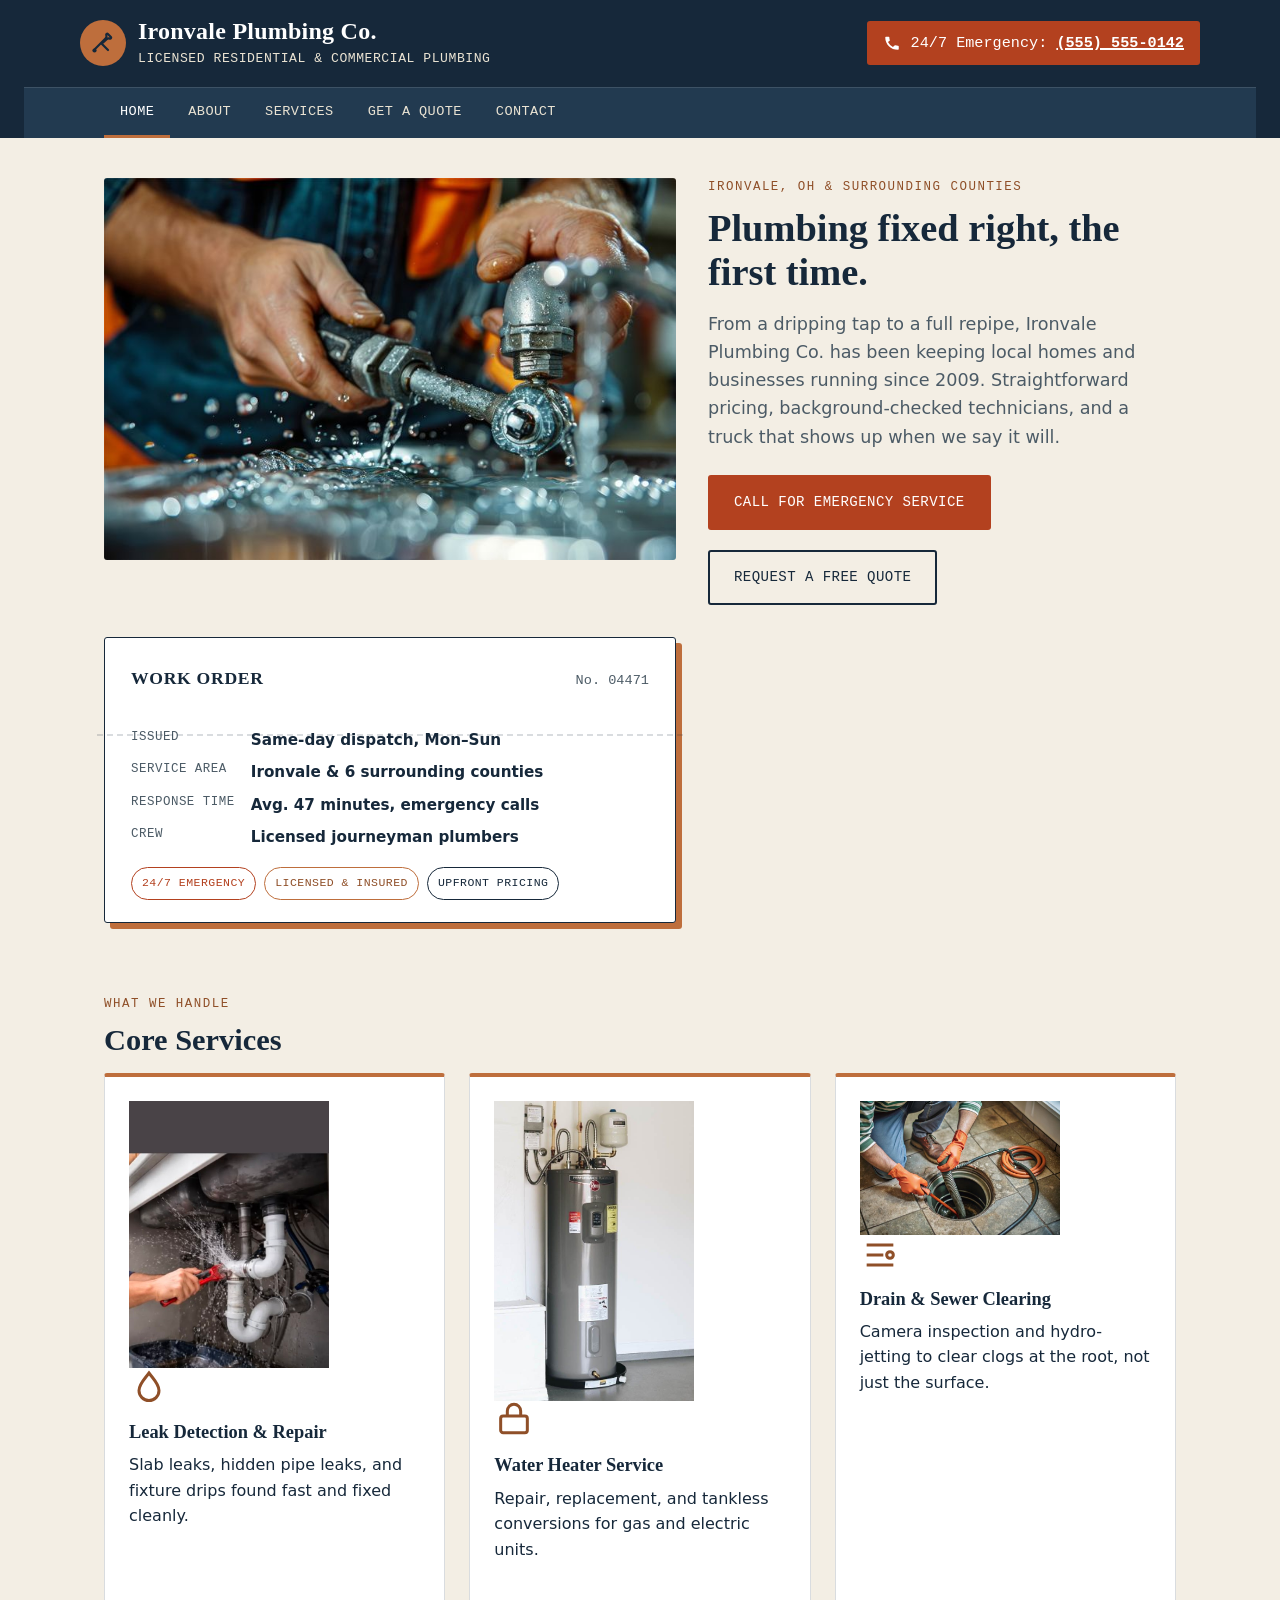
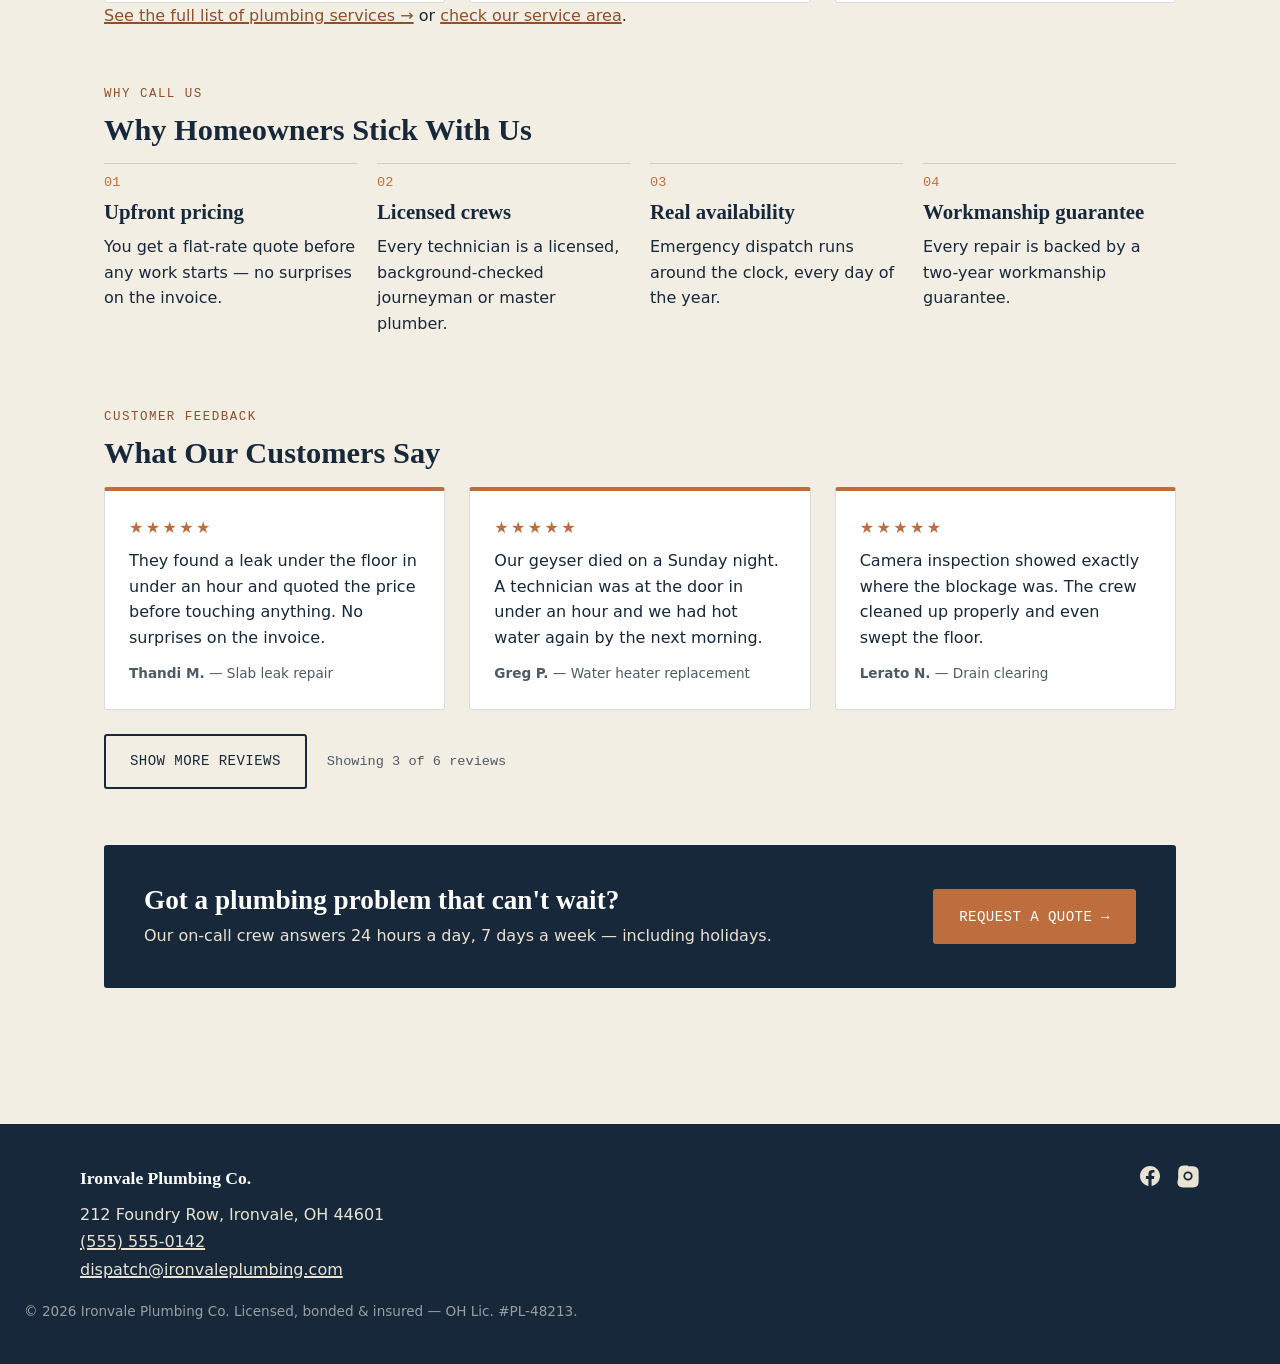
<file: index.html>
<!DOCTYPE html>
<html lang="en">
<head>
    <meta charset="UTF-8">
    <meta name="viewport" content="width=device-width, initial-scale=1.0">
    <title>Ironvale Plumbing Co. | Licensed Plumbers in Ironvale, OH</title>
    <meta name="description" content="Ironvale Plumbing Co. — licensed residential and commercial plumbers offering 24/7 emergency service, repairs, and installations.">
    <meta name="keywords" content="plumber in Ironvale OH, emergency plumber, licensed plumber, residential plumbing, commercial plumbing, plumbing repair">

    <meta http-equiv="Content-Security-Policy" content="default-src 'self'; script-src 'self'; style-src 'self' 'unsafe-inline' https://fonts.googleapis.com; font-src https://fonts.gstatic.com; img-src 'self' data:; connect-src 'self'; form-action 'self' mailto:; base-uri 'self'; object-src 'none'">
    <meta name="referrer" content="strict-origin-when-cross-origin">
    <meta name="theme-color" content="#16283A">
    <link rel="canonical" href="https://ironvale-plumbing.netlify.app/">
    <meta property="og:type" content="website">
    <meta property="og:site_name" content="Ironvale Plumbing Co.">
    <meta property="og:title" content="Ironvale Plumbing Co. | Licensed Plumbers in Ironvale, OH">
    <meta property="og:description" content="Ironvale Plumbing Co. — licensed residential and commercial plumbers offering 24/7 emergency service, repairs, and installations.">
    <meta property="og:url" content="https://ironvale-plumbing.netlify.app/">
    <link rel="preconnect" href="https://fonts.googleapis.com">
    <link rel="preconnect" href="https://fonts.gstatic.com" crossorigin>
    <link href="https://fonts.googleapis.com/css2?family=Zilla+Slab:wght@500;700&family=Work+Sans:wght@400;500;600&family=IBM+Plex+Mono:wght@400;500&display=swap" rel="stylesheet">
    <link rel="stylesheet" href="css/style.css">
    <script type="application/ld+json">
    {
      "@context": "https://schema.org",
      "@type": "Plumber",
      "name": "Ironvale Plumbing Co.",
      "description": "Licensed residential and commercial plumbers offering 24/7 emergency service, repairs and installations.",
      "url": "https://ironvale-plumbing.netlify.app/",
      "telephone": "+1-555-555-0142",
      "email": "dispatch@ironvaleplumbing.com",
      "address": {
        "@type": "PostalAddress",
        "streetAddress": "212 Foundry Row",
        "addressLocality": "Ironvale",
        "addressRegion": "OH",
        "postalCode": "44601",
        "addressCountry": "US"
      },
      "openingHoursSpecification": [
        { "@type": "OpeningHoursSpecification", "dayOfWeek": ["Monday","Tuesday","Wednesday","Thursday","Friday"], "opens": "08:00", "closes": "17:00" }
      ],
      "areaServed": ["Ironvale County","Millbrook County","Fairhaven County","Cedar Run County","Ashby County","Northgate County"],
      "sameAs": ["https://www.facebook.com/IronvalePlumbing","https://www.instagram.com/ironvaleplumbing"]
    }
    </script>
</head>
<body>

    <a class="skip-link" href="#main-content">Skip to main content</a>

    <div class="site-wrapper">

        <header class="site-header">
            <div class="header-inner">
                <div class="brand">
                    <svg class="mark" width="46" height="46" viewBox="0 0 46 46" role="img" aria-label="Ironvale Plumbing Co. logo">
                        <circle cx="23" cy="23" r="23" fill="#BE6E3C"/>
                        <path d="M14 30l7-7m0 0l4.5-4.5a3.2 3.2 0 0 0 .8-3.4 1 1 0 0 1 1.6-1.1l3 3a1 1 0 0 1-1.1 1.6 3.2 3.2 0 0 0-3.4.8L22 23.5m-1-.5l7 7" stroke="#16283A" stroke-width="2.2" fill="none" stroke-linecap="round" stroke-linejoin="round"/>
                        <circle cx="14.5" cy="30.5" r="2.1" fill="#16283A"/>
                    </svg>
                    <div>
                        <p class="brand-name">Ironvale Plumbing Co.</p>
                        <p class="tagline">Licensed Residential &amp; Commercial Plumbing</p>
                    </div>
                </div>
                <div class="header-call">
                    <svg width="18" height="18" viewBox="0 0 24 24" fill="currentColor" aria-hidden="true"><path d="M6.62 10.79a15.1 15.1 0 0 0 6.59 6.59l2.2-2.2a1 1 0 0 1 1.02-.24 11.4 11.4 0 0 0 3.58.57 1 1 0 0 1 1 1V20a1 1 0 0 1-1 1C10.4 21 3 13.6 3 4.5a1 1 0 0 1 1-1h3.49a1 1 0 0 1 1 1c0 1.25.2 2.46.57 3.58a1 1 0 0 1-.25 1.02z"/></svg>
                    <span>24/7 Emergency: <a href="tel:+15555550142">(555) 555-0142</a></span>
                </div>
            </div>
            <nav class="primary-nav" aria-label="Primary">
                <ul class="nav-list">
                    <li><a href="index.html" aria-current="page" class="current">Home</a></li>
                    <li><a href="about.html">About</a></li>
                    <li><a href="services.html">Services</a></li>
                    <li><a href="quote.html">Get a Quote</a></li>
                    <li><a href="contact.html">Contact</a></li>
                </ul>
            </nav>
        </header>

        <main id="main-content">

            <!-- Hero: styled as a work-order ticket -->
            <section class="hero" aria-labelledby="hero-heading">
                <img alt="Licensed Ironvale Plumbing Co. plumbers at work on a home plumbing repair" height="500" src="images/Hero-Photo.jpg" width="800" fetchpriority="high"/>
                <div class="hero-copy">
                    <p class="eyebrow">Ironvale, OH &amp; surrounding counties</p>
                    <h1 id="hero-heading">Plumbing fixed right, the first time.</h1>
                    <p class="lede">
                        From a dripping tap to a full repipe, Ironvale Plumbing Co. has been keeping
                        local homes and businesses running since 2009. Straightforward pricing,
                        background-checked technicians, and a truck that shows up when we say it will.
                    </p>
                    <div class="hero-actions">
                        <a class="btn btn-alert" href="tel:+15555550142">Call for Emergency Service</a>
                        <a class="btn btn-outline" href="quote.html">Request a Free Quote</a>
                    </div>
                </div>

                <div class="ticket">
                    <div class="ticket-head">
                        <span class="ticket-title">Work Order</span>
                        <span class="ticket-no">No. 04471</span>
                    </div>
                    <dl>
                        <dt>Issued</dt>
                        <dd>Same-day dispatch, Mon&ndash;Sun</dd>
                        <dt>Service area</dt>
                        <dd>Ironvale &amp; 6 surrounding counties</dd>
                        <dt>Response time</dt>
                        <dd>Avg. 47 minutes, emergency calls</dd>
                        <dt>Crew</dt>
                        <dd>Licensed journeyman plumbers</dd>
                    </dl>
                    <div class="ticket-badges">
                        <span class="badge alert">24/7 Emergency</span>
                        <span class="badge copper">Licensed &amp; Insured</span>
                        <span class="badge">Upfront Pricing</span>
                    </div>
                </div>
            </section>

            <!-- Services overview -->
            <section class="services-overview" aria-labelledby="services-heading">
                <p class="eyebrow">What we handle</p>
                <h2 id="services-heading">Core Services</h2>
                <div class="card-row">
                    <article class="card">
                        <img alt="Leak detection and repair" height="200" src="images/leak-icon.jpg" width="200" loading="lazy"/>
                        <svg class="icon" viewBox="0 0 24 24" fill="none" stroke="currentColor" stroke-width="1.8"><path d="M12 3c3 4 6 6.7 6 10.5A6 6 0 0 1 6 13.5C6 9.7 9 7 12 3z"/></svg>
                        <h3>Leak Detection &amp; Repair</h3>
                        <p>Slab leaks, hidden pipe leaks, and fixture drips found fast and fixed cleanly.</p>
                    </article>
                    <article class="card">
                   <img alt="Water heater service" height="200" src="images/water-heater-icon.jpg" width="200" loading="lazy"/>
                        <svg class="icon" viewBox="0 0 24 24" fill="none" stroke="currentColor" stroke-width="1.8"><rect x="4" y="9" width="16" height="10" rx="1.5"/><path d="M8 9V6a4 4 0 0 1 8 0v3"/></svg>
                        <h3>Water Heater Service</h3>
                        <p>Repair, replacement, and tankless conversions for gas and electric units.</p>
                    </article>
                    <article class="card">
                        <img alt="Drain and sewer clearing" height="200" src="images/drain-icon..jpg" width="200" loading="lazy"/>
                        <svg class="icon" viewBox="0 0 24 24" fill="none" stroke="currentColor" stroke-width="1.8"><path d="M4 6h16M4 12h10M4 18h16"/><circle cx="18" cy="12" r="2"/></svg>
                        <h3>Drain &amp; Sewer Clearing</h3>
                        <p>Camera inspection and hydro-jetting to clear clogs at the root, not just the surface.</p>
                    </article>
                </div>
                <p><a href="services.html">See the full list of plumbing services &rarr;</a> or <a href="contact.html">check our service area</a>.</p>
            </section>

            <!-- Why us -->
            <section class="why-us" aria-labelledby="why-heading">
                <p class="eyebrow">Why call us</p>
                <h2 id="why-heading">Why Homeowners Stick With Us</h2>
                <ol class="process">
                    <li><h3>Upfront pricing</h3><p>You get a flat-rate quote before any work starts &mdash; no surprises on the invoice.</p></li>
                    <li><h3>Licensed crews</h3><p>Every technician is a licensed, background-checked journeyman or master plumber.</p></li>
                    <li><h3>Real availability</h3><p>Emergency dispatch runs around the clock, every day of the year.</p></li>
                    <li><h3>Workmanship guarantee</h3><p>Every repair is backed by a two-year workmanship guarantee.</p></li>
                </ol>
            </section>

            <!-- Reviews: loaded dynamically from data/reviews.json by js/main.js -->
            <section class="reviews" aria-labelledby="reviews-heading">
                <p class="eyebrow">Customer feedback</p>
                <h2 id="reviews-heading">What Our Customers Say</h2>
                <div class="card-row" id="review-list"></div>
                <p class="review-actions">
                    <button type="button" class="btn btn-outline" id="more-reviews" hidden>Show more reviews</button>
                    <span class="mono" id="review-status" role="status">Loading reviews&hellip;</span>
                </p>
                <noscript><p>Customer reviews need JavaScript. You can still <a href="quote.html">request a free quote</a>.</p></noscript>
            </section>

            <section class="cta" aria-labelledby="cta-heading">
                <div class="cta-band">
                    <div>
                        <h2 id="cta-heading">Got a plumbing problem that can't wait?</h2>
                        <p>Our on-call crew answers 24 hours a day, 7 days a week &mdash; including holidays.</p>
                    </div>
                    <a class="btn btn-primary" href="quote.html">Request a Quote &rarr;</a>
                </div>
            </section>

        </main>

        <footer class="site-footer">
            <div class="footer-inner">
                <div>
                    <p class="footer-brand">Ironvale Plumbing Co.</p>
                    <address>
                        212 Foundry Row, Ironvale, OH 44601<br>
                        <a href="tel:+15555550142">(555) 555-0142</a><br>
                        <a href="mailto:dispatch@ironvaleplumbing.com">dispatch@ironvaleplumbing.com</a>
                    </address>
                </div>
                <nav class="social-nav" aria-label="Social media">
                    <ul class="social-icons">
                        <li>
                            <a href="https://www.facebook.com/IronvalePlumbing" target="_blank" rel="noopener noreferrer" aria-label="Ironvale Plumbing Co. on Facebook">
                                <svg xmlns="http://www.w3.org/2000/svg" viewBox="0 0 24 24" width="24" height="24" fill="currentColor" role="img"><title>Facebook</title><path d="M22 12.06C22 6.505 17.523 2 12 2S2 6.505 2 12.06c0 5.02 3.657 9.184 8.438 9.94v-7.03H7.898v-2.91h2.54V9.845c0-2.507 1.492-3.89 3.777-3.89 1.094 0 2.238.195 2.238.195v2.459h-1.26c-1.243 0-1.63.771-1.63 1.562v1.875h2.773l-.443 2.91h-2.33V22c4.78-.756 8.437-4.92 8.437-9.94z"/></svg>
                            </a>
                        </li>
                        <li>
                            <a href="https://www.instagram.com/ironvaleplumbing" target="_blank" rel="noopener noreferrer" aria-label="Ironvale Plumbing Co. on Instagram">
                                <svg xmlns="http://www.w3.org/2000/svg" viewBox="0 0 24 24" width="24" height="24" fill="currentColor" role="img"><title>Instagram</title><path d="M12 2.2c3.2 0 3.58.01 4.85.07 1.17.05 1.97.24 2.43.4a4.9 4.9 0 0 1 1.77 1.15 4.9 4.9 0 0 1 1.15 1.77c.16.46.35 1.26.4 2.43.06 1.27.07 1.65.07 4.85s-.01 3.58-.07 4.85c-.05 1.17-.24 1.97-.4 2.43a4.9 4.9 0 0 1-1.15 1.77 4.9 4.9 0 0 1-1.77 1.15c-.46.16-1.26.35-2.43.4-1.27.06-1.65.07-4.85.07s-3.58-.01-4.85-.07c-1.17-.05-1.97-.24-2.43-.4a4.9 4.9 0 0 1-1.77-1.15 4.9 4.9 0 0 1-1.15-1.77c-.16-.46-.35-1.26-.4-2.43C2.21 15.58 2.2 15.2 2.2 12s.01-3.58.07-4.85c.05-1.17.24-1.97.4-2.43A4.9 4.9 0 0 1 3.82 3 4.9 4.9 0 0 1 5.59 1.85c.46-.16 1.26-.35 2.43-.4C9.29 1.4 9.67 1.39 12 1.39zM12 7.4a4.6 4.6 0 1 0 0 9.2 4.6 4.6 0 0 0 0-9.2zm0 1.8a2.8 2.8 0 1 1 0 5.6 2.8 2.8 0 0 1 0-5.6zm4.85-2a1.08 1.08 0 1 1 0 2.16 1.08 1.08 0 0 1 0-2.16z"/></svg>
                            </a>
                        </li>
                    </ul>
                </nav>
            </div>
            <p class="copyright">&copy; 2026 Ironvale Plumbing Co. Licensed, bonded &amp; insured &mdash; OH Lic. #PL-48213.</p>
        </footer>

    </div>

    <script src="js/main.js" defer></script>
</body>
</html>
</file>
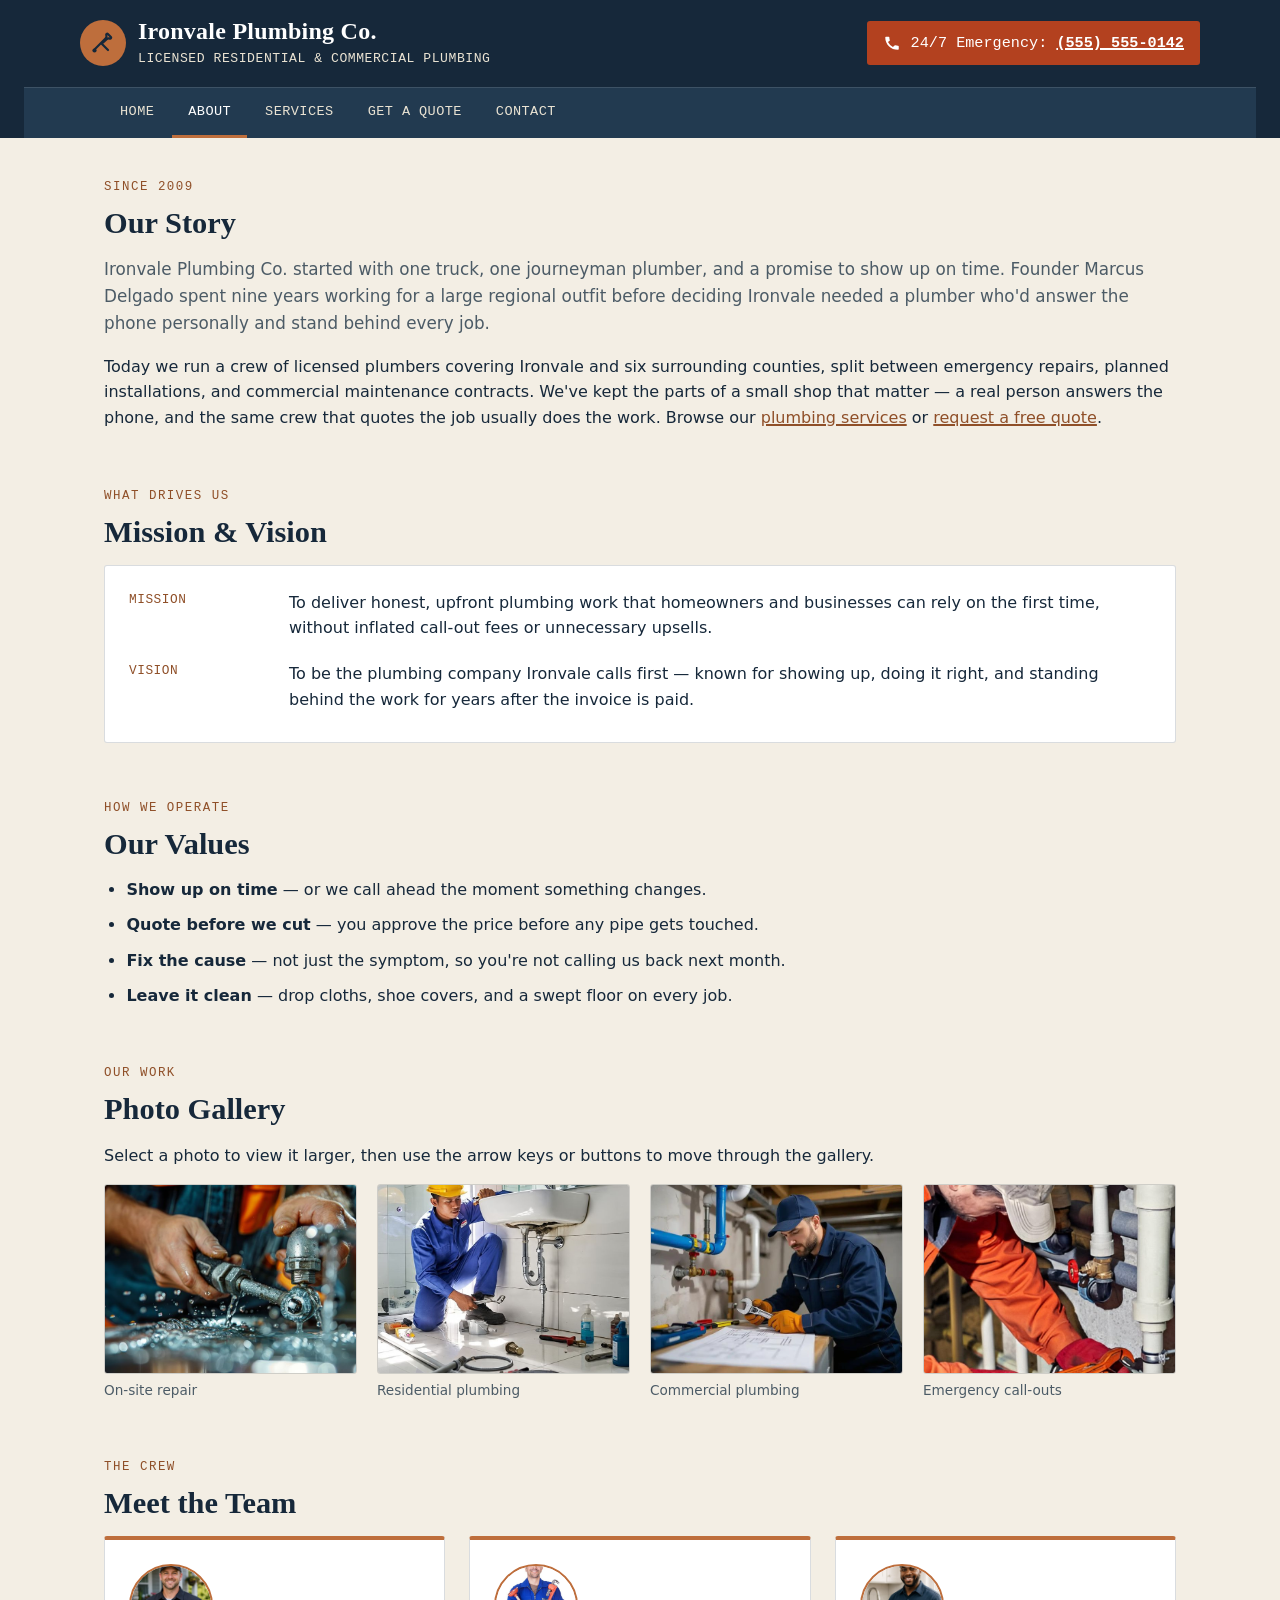
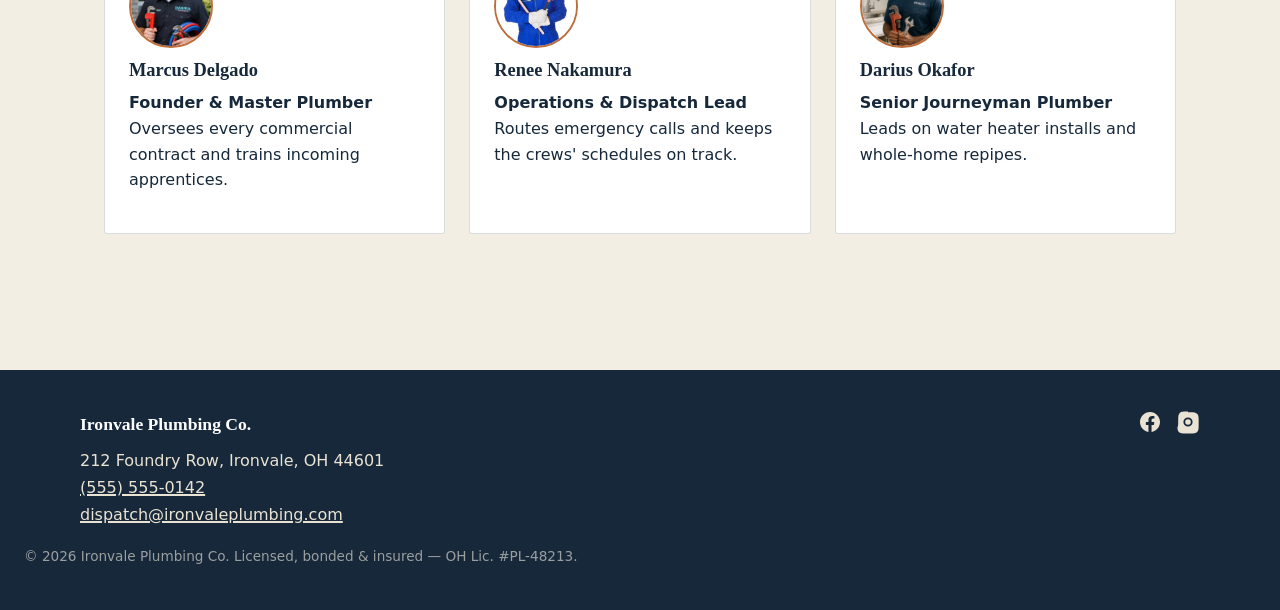
<file: about.html>
<!DOCTYPE html>
<html lang="en">
<head>
    <meta charset="UTF-8">
    <meta name="viewport" content="width=device-width, initial-scale=1.0">
    <title>Ironvale Plumbing Co. | About Us</title>
    <meta name="description" content="Meet Ironvale Plumbing Co. — our history, mission, and licensed team of plumbers.">
    <meta name="keywords" content="Ironvale Plumbing Co., licensed plumbers, master plumber, plumbing company Ironvale, plumbing team, family plumbing business">

    <meta http-equiv="Content-Security-Policy" content="default-src 'self'; script-src 'self'; style-src 'self' 'unsafe-inline' https://fonts.googleapis.com; font-src https://fonts.gstatic.com; img-src 'self' data:; connect-src 'self'; form-action 'self' mailto:; base-uri 'self'; object-src 'none'">
    <meta name="referrer" content="strict-origin-when-cross-origin">
    <meta name="theme-color" content="#16283A">
    <link rel="canonical" href="https://ironvale-plumbing.netlify.app/about.html">
    <meta property="og:type" content="website">
    <meta property="og:site_name" content="Ironvale Plumbing Co.">
    <meta property="og:title" content="Ironvale Plumbing Co. | About Us">
    <meta property="og:description" content="Meet Ironvale Plumbing Co. — our history, mission, and licensed team of plumbers.">
    <meta property="og:url" content="https://ironvale-plumbing.netlify.app/about.html">
    <link rel="preconnect" href="https://fonts.googleapis.com">
    <link rel="preconnect" href="https://fonts.gstatic.com" crossorigin>
    <link href="https://fonts.googleapis.com/css2?family=Zilla+Slab:wght@500;700&family=Work+Sans:wght@400;500;600&family=IBM+Plex+Mono:wght@400;500&display=swap" rel="stylesheet">
    <link rel="stylesheet" href="css/style.css">
</head>
<body>

    <a class="skip-link" href="#main-content">Skip to main content</a>

    <div class="site-wrapper">

        <header class="site-header">
            <div class="header-inner">
                <div class="brand">
                    <svg class="mark" width="46" height="46" viewBox="0 0 46 46" role="img" aria-label="Ironvale Plumbing Co. logo">
                        <circle cx="23" cy="23" r="23" fill="#BE6E3C"/>
                        <path d="M14 30l7-7m0 0l4.5-4.5a3.2 3.2 0 0 0 .8-3.4 1 1 0 0 1 1.6-1.1l3 3a1 1 0 0 1-1.1 1.6 3.2 3.2 0 0 0-3.4.8L22 23.5m-1-.5l7 7" stroke="#16283A" stroke-width="2.2" fill="none" stroke-linecap="round" stroke-linejoin="round"/>
                        <circle cx="14.5" cy="30.5" r="2.1" fill="#16283A"/>
                    </svg>
                    <div>
                        <p class="brand-name">Ironvale Plumbing Co.</p>
                        <p class="tagline">Licensed Residential &amp; Commercial Plumbing</p>
                    </div>
                </div>
                <div class="header-call">
                    <svg width="18" height="18" viewBox="0 0 24 24" fill="currentColor" aria-hidden="true"><path d="M6.62 10.79a15.1 15.1 0 0 0 6.59 6.59l2.2-2.2a1 1 0 0 1 1.02-.24 11.4 11.4 0 0 0 3.58.57 1 1 0 0 1 1 1V20a1 1 0 0 1-1 1C10.4 21 3 13.6 3 4.5a1 1 0 0 1 1-1h3.49a1 1 0 0 1 1 1c0 1.25.2 2.46.57 3.58a1 1 0 0 1-.25 1.02z"/></svg>
                    <span>24/7 Emergency: <a href="tel:+15555550142">(555) 555-0142</a></span>
                </div>
            </div>
            <nav class="primary-nav" aria-label="Primary">
                <ul class="nav-list">
                    <li><a href="index.html">Home</a></li>
                    <li><a href="about.html" aria-current="page" class="current">About</a></li>
                    <li><a href="services.html">Services</a></li>
                    <li><a href="quote.html">Get a Quote</a></li>
                    <li><a href="contact.html">Contact</a></li>
                </ul>
            </nav>
        </header>

        <main id="main-content">

            <section class="our-story" aria-labelledby="story-heading">
                <p class="eyebrow">Since 2009</p>
                <h1 id="story-heading">Our Story</h1>
                <p class="lede">
                    Ironvale Plumbing Co. started with one truck, one journeyman plumber, and a
                    promise to show up on time. Founder Marcus Delgado spent nine years working for
                    a large regional outfit before deciding Ironvale needed a plumber who'd answer
                    the phone personally and stand behind every job.
                </p>
                <p>
                    Today we run a crew of licensed plumbers covering Ironvale and six surrounding
                    counties, split between emergency repairs, planned installations, and commercial
                    maintenance contracts. We've kept the parts of a small shop that matter &mdash;
                    a real person answers the phone, and the same crew that quotes the job usually
                    does the work. Browse our <a href="services.html">plumbing services</a> or <a href="quote.html">request a free quote</a>.
                </p>
            </section>

            <section class="purpose" aria-labelledby="purpose-heading">
                <p class="eyebrow">What drives us</p>
                <h2 id="purpose-heading">Mission &amp; Vision</h2>
                <dl class="pair">
                    <dt>Mission</dt>
                    <dd>To deliver honest, upfront plumbing work that homeowners and businesses can rely on the first time, without inflated call-out fees or unnecessary upsells.</dd>
                    <dt>Vision</dt>
                    <dd>To be the plumbing company Ironvale calls first &mdash; known for showing up, doing it right, and standing behind the work for years after the invoice is paid.</dd>
                </dl>
            </section>

            <section class="values" aria-labelledby="values-heading">
                <p class="eyebrow">How we operate</p>
                <h2 id="values-heading">Our Values</h2>
                <ul>
                    <li><strong>Show up on time</strong> &mdash; or we call ahead the moment something changes.</li>
                    <li><strong>Quote before we cut</strong> &mdash; you approve the price before any pipe gets touched.</li>
                    <li><strong>Fix the cause</strong> &mdash; not just the symptom, so you're not calling us back next month.</li>
                    <li><strong>Leave it clean</strong> &mdash; drop cloths, shoe covers, and a swept floor on every job.</li>
                </ul>
            </section>

            <section class="gallery-section" aria-labelledby="gallery-heading">
                <p class="eyebrow">Our work</p>
                <h2 id="gallery-heading">Photo Gallery</h2>
                <p>Select a photo to view it larger, then use the arrow keys or buttons to move through the gallery.</p>
                <div class="gallery">
                    <figure>
                        <img alt="Ironvale Plumbing Co. plumbing service team at work" height="500" src="images/Hero-Photo.jpg" width="800" loading="lazy"/>
                        <figcaption>On-site repair</figcaption>
                    </figure>
                    <figure>
                        <img alt="Residential plumbing services for homes in Ironvale" height="500" src="images/services-residential.jpg" width="800" loading="lazy"/>
                        <figcaption>Residential plumbing</figcaption>
                    </figure>
                    <figure>
                        <img alt="Commercial plumbing services for businesses and property managers" height="500" src="images/services-commercial.jpg" width="800" loading="lazy"/>
                        <figcaption>Commercial plumbing</figcaption>
                    </figure>
                    <figure>
                        <img alt="24/7 emergency plumber call-out service" height="500" src="images/services-emergency-placeholder.jpg" width="800" loading="lazy"/>
                        <figcaption>Emergency call-outs</figcaption>
                    </figure>
                </div>
            </section>

            <section class="team" aria-labelledby="team-heading">
                <p class="eyebrow">The crew</p>
                <h2 id="team-heading">Meet the Team</h2>
                <div class="card-row">
                    <article class="card">
                        <figure>
        <img alt="Photo of Marcus Delgado" height="270" src="images/team-marcus.jpg" width="430" loading="lazy"/>
                        </figure>
                        <h3>Marcus Delgado</h3>
                        <p><strong>Founder &amp; Master Plumber</strong><br>Oversees every commercial contract and trains incoming apprentices.</p>
                    </article>
                    <article class="card">
                         <figure>
        <img alt="Photo of Renee Nakamura" height="300" src="images/team-renee.jpg" width="400" loading="lazy"/>
                         </figure>
                        <h3>Renee Nakamura</h3>
                        <p><strong>Operations &amp; Dispatch Lead</strong><br>Routes emergency calls and keeps the crews' schedules on track.</p>
                    </article>
                    <article class="card">
                        <figure>
        <img alt="Photo of Darius Okafor" height="300" src="images/team-darius.jpg" width="400" loading="lazy"/>
                        </figure>
                        <h3>Darius Okafor</h3>
                        <p><strong>Senior Journeyman Plumber</strong><br>Leads on water heater installs and whole-home repipes.</p>
                    </article>
                </div>
            </section>

        </main>

        <footer class="site-footer">
            <div class="footer-inner">
                <div>
                    <p class="footer-brand">Ironvale Plumbing Co.</p>
                    <address>
                        212 Foundry Row, Ironvale, OH 44601<br>
                        <a href="tel:+15555550142">(555) 555-0142</a><br>
                        <a href="mailto:dispatch@ironvaleplumbing.com">dispatch@ironvaleplumbing.com</a>
                    </address>
                </div>
                <nav class="social-nav" aria-label="Social media">
                    <ul class="social-icons">
                        <li>
                            <a href="https://www.facebook.com/IronvalePlumbing" target="_blank" rel="noopener noreferrer" aria-label="Ironvale Plumbing Co. on Facebook">
                                <svg xmlns="http://www.w3.org/2000/svg" viewBox="0 0 24 24" width="24" height="24" fill="currentColor" role="img"><title>Facebook</title><path d="M22 12.06C22 6.505 17.523 2 12 2S2 6.505 2 12.06c0 5.02 3.657 9.184 8.438 9.94v-7.03H7.898v-2.91h2.54V9.845c0-2.507 1.492-3.89 3.777-3.89 1.094 0 2.238.195 2.238.195v2.459h-1.26c-1.243 0-1.63.771-1.63 1.562v1.875h2.773l-.443 2.91h-2.33V22c4.78-.756 8.437-4.92 8.437-9.94z"/></svg>
                            </a>
                        </li>
                        <li>
                            <a href="https://www.instagram.com/ironvaleplumbing" target="_blank" rel="noopener noreferrer" aria-label="Ironvale Plumbing Co. on Instagram">
                                <svg xmlns="http://www.w3.org/2000/svg" viewBox="0 0 24 24" width="24" height="24" fill="currentColor" role="img"><title>Instagram</title><path d="M12 2.2c3.2 0 3.58.01 4.85.07 1.17.05 1.97.24 2.43.4a4.9 4.9 0 0 1 1.77 1.15 4.9 4.9 0 0 1 1.15 1.77c.16.46.35 1.26.4 2.43.06 1.27.07 1.65.07 4.85s-.01 3.58-.07 4.85c-.05 1.17-.24 1.97-.4 2.43a4.9 4.9 0 0 1-1.15 1.77 4.9 4.9 0 0 1-1.77 1.15c-.46.16-1.26.35-2.43.4-1.27.06-1.65.07-4.85.07s-3.58-.01-4.85-.07c-1.17-.05-1.97-.24-2.43-.4a4.9 4.9 0 0 1-1.77-1.15 4.9 4.9 0 0 1-1.15-1.77c-.16-.46-.35-1.26-.4-2.43C2.21 15.58 2.2 15.2 2.2 12s.01-3.58.07-4.85c.05-1.17.24-1.97.4-2.43A4.9 4.9 0 0 1 3.82 3 4.9 4.9 0 0 1 5.59 1.85c.46-.16 1.26-.35 2.43-.4C9.29 1.4 9.67 1.39 12 1.39zM12 7.4a4.6 4.6 0 1 0 0 9.2 4.6 4.6 0 0 0 0-9.2zm0 1.8a2.8 2.8 0 1 1 0 5.6 2.8 2.8 0 0 1 0-5.6zm4.85-2a1.08 1.08 0 1 1 0 2.16 1.08 1.08 0 0 1 0-2.16z"/></svg>
                            </a>
                        </li>
                    </ul>
                </nav>
            </div>
            <p class="copyright">&copy; 2026 Ironvale Plumbing Co. Licensed, bonded &amp; insured &mdash; OH Lic. #PL-48213.</p>
        </footer>

    </div>

    <script src="js/main.js" defer></script>
</body>
</html>
</file>
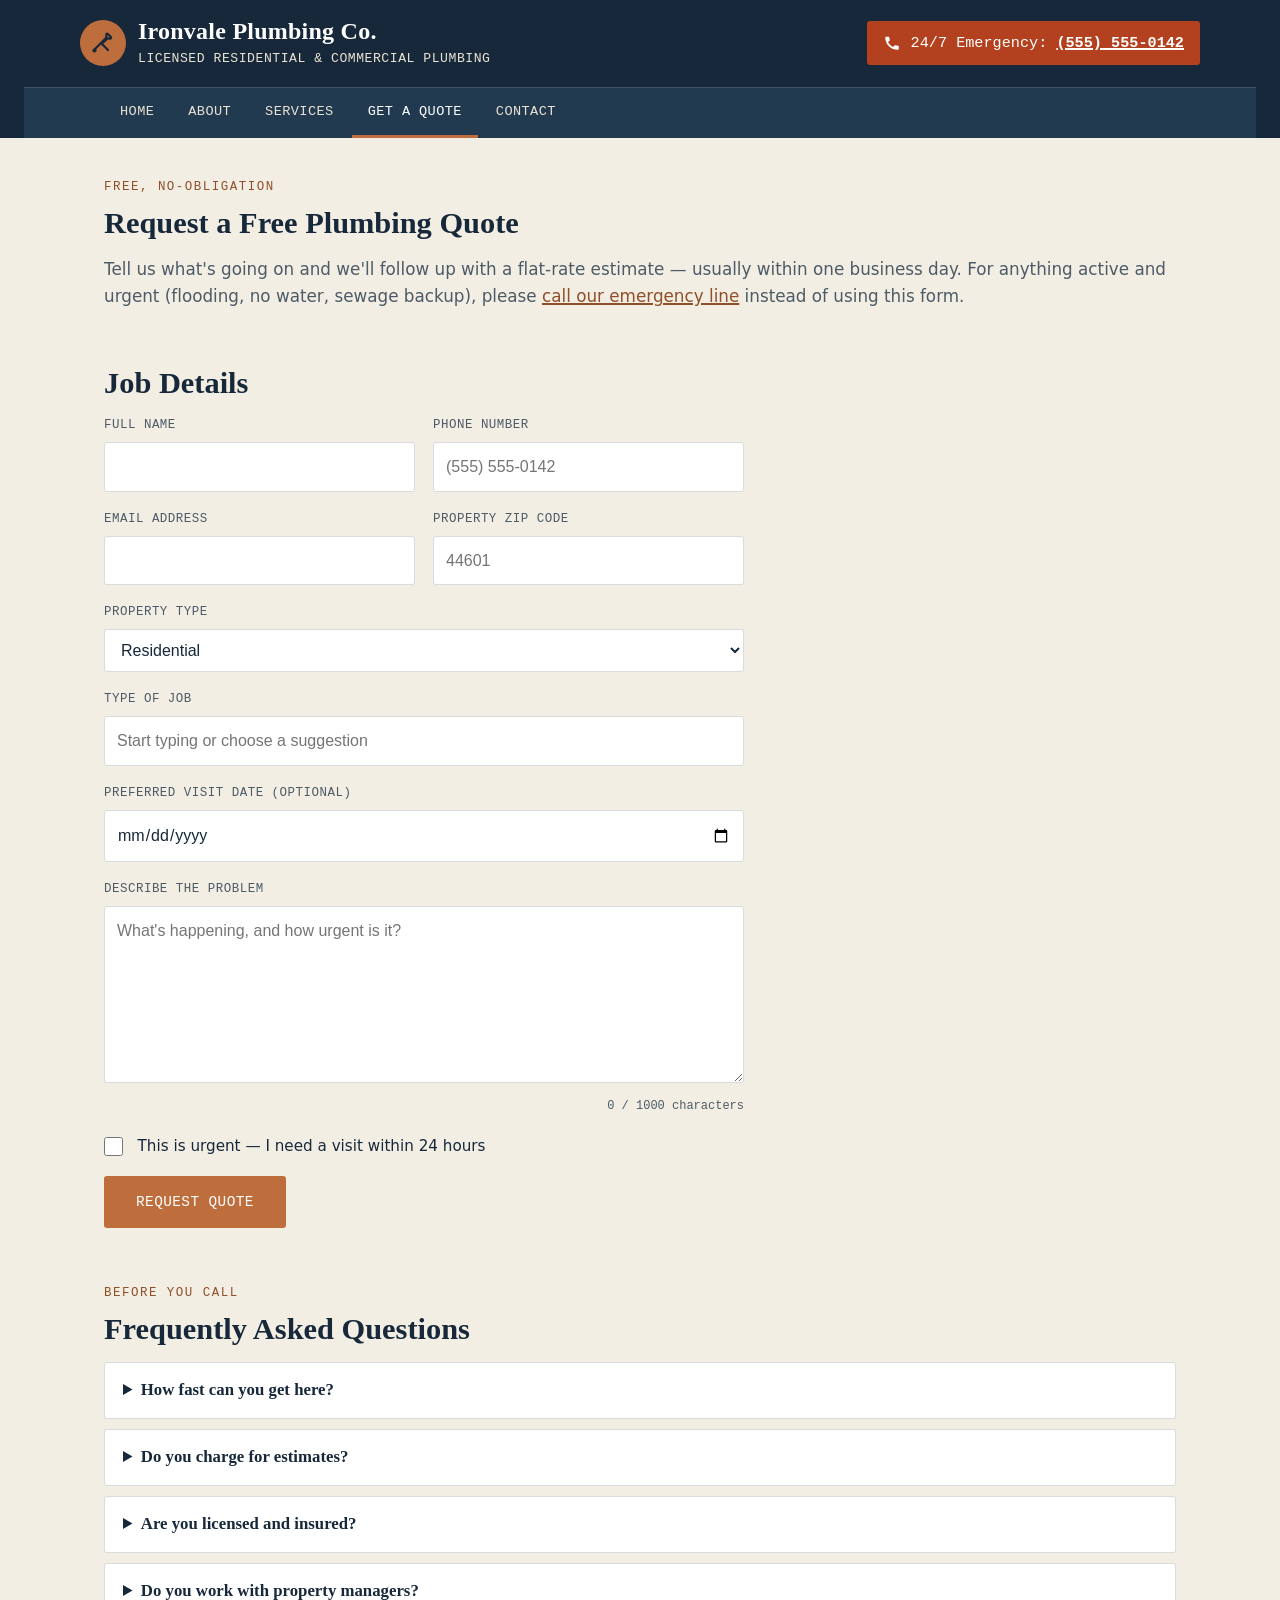
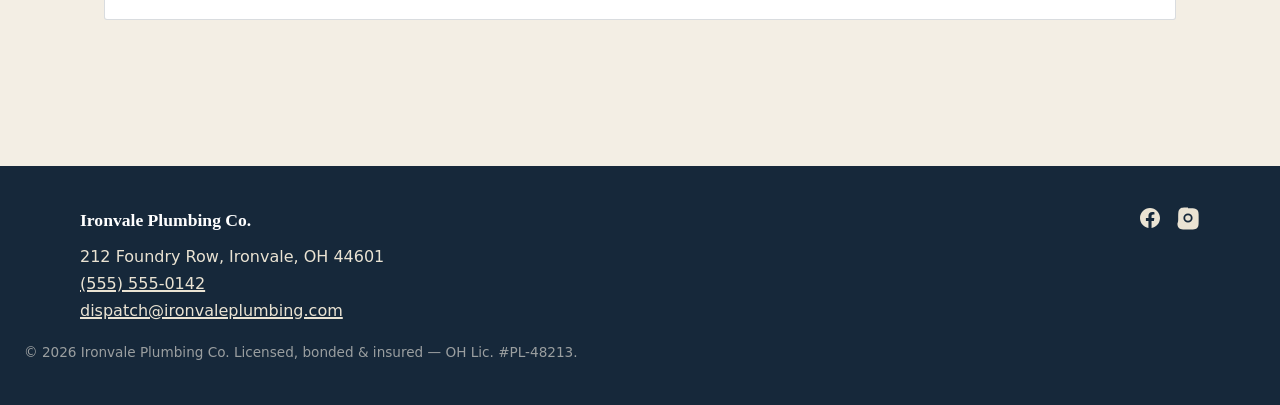
<file: quote.html>
<!DOCTYPE html>
<html lang="en">
<head>
    <meta charset="UTF-8">
    <meta name="viewport" content="width=device-width, initial-scale=1.0">
    <title>Ironvale Plumbing Co. | Get a Free Plumbing Quote</title>
    <meta name="description" content="Request a free, flat-rate plumbing quote from Ironvale Plumbing Co. for residential, commercial or emergency jobs in Ironvale, OH.">
    <meta name="keywords" content="free plumbing quote, plumbing estimate, flat-rate plumbing quote, request a plumber, Ironvale OH plumber">

    <meta http-equiv="Content-Security-Policy" content="default-src 'self'; script-src 'self'; style-src 'self' 'unsafe-inline' https://fonts.googleapis.com; font-src https://fonts.gstatic.com; img-src 'self' data:; connect-src 'self'; form-action 'self' mailto:; base-uri 'self'; object-src 'none'">
    <meta name="referrer" content="strict-origin-when-cross-origin">
    <meta name="theme-color" content="#16283A">
    <link rel="canonical" href="https://ironvale-plumbing.netlify.app/quote.html">
    <meta property="og:type" content="website">
    <meta property="og:site_name" content="Ironvale Plumbing Co.">
    <meta property="og:title" content="Ironvale Plumbing Co. | Get a Free Plumbing Quote">
    <meta property="og:description" content="Request a free, flat-rate plumbing quote from Ironvale Plumbing Co. for residential, commercial or emergency jobs in Ironvale, OH.">
    <meta property="og:url" content="https://ironvale-plumbing.netlify.app/quote.html">
    <link rel="preconnect" href="https://fonts.googleapis.com">
    <link rel="preconnect" href="https://fonts.gstatic.com" crossorigin>
    <link href="https://fonts.googleapis.com/css2?family=Zilla+Slab:wght@500;700&family=Work+Sans:wght@400;500;600&family=IBM+Plex+Mono:wght@400;500&display=swap" rel="stylesheet">
    <link rel="stylesheet" href="css/style.css">
</head>
<body>

    <a class="skip-link" href="#main-content">Skip to main content</a>

    <div class="site-wrapper">

        <header class="site-header">
            <div class="header-inner">
                <div class="brand">
                    <svg class="mark" width="46" height="46" viewBox="0 0 46 46" role="img" aria-label="Ironvale Plumbing Co. logo">
                        <circle cx="23" cy="23" r="23" fill="#BE6E3C"/>
                        <path d="M14 30l7-7m0 0l4.5-4.5a3.2 3.2 0 0 0 .8-3.4 1 1 0 0 1 1.6-1.1l3 3a1 1 0 0 1-1.1 1.6 3.2 3.2 0 0 0-3.4.8L22 23.5m-1-.5l7 7" stroke="#16283A" stroke-width="2.2" fill="none" stroke-linecap="round" stroke-linejoin="round"/>
                        <circle cx="14.5" cy="30.5" r="2.1" fill="#16283A"/>
                    </svg>
                    <div>
                        <p class="brand-name">Ironvale Plumbing Co.</p>
                        <p class="tagline">Licensed Residential &amp; Commercial Plumbing</p>
                    </div>
                </div>
                <div class="header-call">
                    <svg width="18" height="18" viewBox="0 0 24 24" fill="currentColor" aria-hidden="true"><path d="M6.62 10.79a15.1 15.1 0 0 0 6.59 6.59l2.2-2.2a1 1 0 0 1 1.02-.24 11.4 11.4 0 0 0 3.58.57 1 1 0 0 1 1 1V20a1 1 0 0 1-1 1C10.4 21 3 13.6 3 4.5a1 1 0 0 1 1-1h3.49a1 1 0 0 1 1 1c0 1.25.2 2.46.57 3.58a1 1 0 0 1-.25 1.02z"/></svg>
                    <span>24/7 Emergency: <a href="tel:+15555550142">(555) 555-0142</a></span>
                </div>
            </div>
            <nav class="primary-nav" aria-label="Primary">
                <ul class="nav-list">
                    <li><a href="index.html">Home</a></li>
                    <li><a href="about.html">About</a></li>
                    <li><a href="services.html">Services</a></li>
                    <li><a href="quote.html" aria-current="page" class="current">Get a Quote</a></li>
                    <li><a href="contact.html">Contact</a></li>
                </ul>
            </nav>
        </header>

        <main id="main-content">

            <section class="quote-intro" aria-labelledby="quote-heading">
                <p class="eyebrow">Free, no-obligation</p>
                <h1 id="quote-heading">Request a Free Plumbing Quote</h1>
                <p class="lede">
                    Tell us what's going on and we'll follow up with a flat-rate estimate &mdash;
                    usually within one business day. For anything active and urgent (flooding, no
                    water, sewage backup), please <a href="tel:+15555550142">call our emergency line</a>
                    instead of using this form.
                </p>
            </section>

            <section class="quote-form" aria-labelledby="form-heading">
                <h2 id="form-heading">Job Details</h2>
                <form id="quote-form" action="mailto:dispatch@ironvaleplumbing.com" method="post" enctype="text/plain">

                    <p class="form-status" role="alert" hidden></p>

                    <div class="form-row two-up">
                        <div>
                            <label for="full-name">Full Name</label>
                            <input type="text" id="full-name" name="full-name" required minlength="2" maxlength="80" autocomplete="name" data-label="your full name">
                        </div>
                        <div>
                            <label for="phone">Phone Number</label>
                            <input type="tel" id="phone" name="phone" required maxlength="20" inputmode="tel" autocomplete="tel" pattern="[0-9+\s\-\(\)\.]{7,20}" placeholder="(555) 555-0142" data-label="your phone number" data-pattern-message="Use digits, spaces, + ( ) - only, e.g. (555) 555-0142.">
                        </div>
                    </div>

                    <div class="form-row two-up">
                        <div>
                            <label for="email">Email Address</label>
                            <input type="email" id="email" name="email" required maxlength="120" autocomplete="email" data-label="your email address">
                        </div>
                        <div>
                            <label for="zip">Property ZIP Code</label>
                            <input type="text" id="zip" name="zip" required inputmode="numeric" maxlength="5" pattern="[0-9]{5}" autocomplete="postal-code" placeholder="44601" data-label="the property ZIP code" data-pattern-message="ZIP code must be exactly 5 digits, e.g. 44601.">
                        </div>
                    </div>

                    <div class="form-row">
                        <label for="property-type">Property Type</label>
                        <select id="property-type" name="property-type" required data-label="a property type">
                            <option value="residential">Residential</option>
                            <option value="commercial">Commercial</option>
                            <option value="rental">Rental / Property Management</option>
                        </select>
                    </div>

                    <div class="form-row">
                        <label for="job-type">Type of Job</label>
                        <input type="text" id="job-type" name="job-type" list="job-suggestions" required minlength="3" maxlength="80" placeholder="Start typing or choose a suggestion" data-label="the type of job">
                        <datalist id="job-suggestions">
                            <option value="Leak repair"></option>
                            <option value="Water heater repair"></option>
                            <option value="Water heater installation"></option>
                            <option value="Drain clearing"></option>
                            <option value="Toilet repair or replacement"></option>
                            <option value="Fixture installation"></option>
                            <option value="Repipe / whole-home plumbing"></option>
                            <option value="Backflow testing"></option>
                            <option value="Grease trap service"></option>
                        </datalist>
                    </div>

                    <div class="form-row">
                        <label for="preferred-date">Preferred visit date (optional)</label>
                        <input type="date" id="preferred-date" name="preferred-date" data-label="a preferred date">
                    </div>

                    <div class="form-row">
                        <label for="message">Describe the problem</label>
                        <textarea id="message" name="message" rows="6" required minlength="20" maxlength="1000" placeholder="What's happening, and how urgent is it?" data-label="a description of the problem" aria-describedby="message-count"></textarea>
                        <p class="char-count" id="message-count" aria-live="off"></p>
                    </div>

                    <div class="form-row checkbox-row">
                        <input type="checkbox" id="urgent" name="urgent" value="yes">
                        <label for="urgent">This is urgent &mdash; I need a visit within 24 hours</label>
                    </div>

                    <button type="submit">Request Quote</button>

                </form>
            </section>

            <section class="faq" aria-labelledby="faq-heading">
                <p class="eyebrow">Before you call</p>
                <h2 id="faq-heading">Frequently Asked Questions</h2>

                <details>
                    <summary>How fast can you get here?</summary>
                    <p>Non-emergency jobs are typically scheduled within 1&ndash;3 business days. Emergency call-outs average a 47-minute response time within Ironvale city limits.</p>
                </details>

                <details>
                    <summary>Do you charge for estimates?</summary>
                    <p>Quotes submitted through this form are free. On-site diagnostics for complex jobs may carry a diagnostic fee, which we'll always confirm with you first.</p>
                </details>

                <details>
                    <summary>Are you licensed and insured?</summary>
                    <p>Yes &mdash; Ironvale Plumbing Co. is fully licensed (OH Lic. #PL-48213), bonded, and insured. Every technician carries ID on-site.</p>
                </details>

                <details>
                    <summary>Do you work with property managers?</summary>
                    <p>Yes, we offer maintenance contracts and priority scheduling for rental properties and commercial buildings. Mention this in the form for a custom quote.</p>
                </details>
            </section>

        </main>

        <footer class="site-footer">
            <div class="footer-inner">
                <div>
                    <p class="footer-brand">Ironvale Plumbing Co.</p>
                    <address>
                        212 Foundry Row, Ironvale, OH 44601<br>
                        <a href="tel:+15555550142">(555) 555-0142</a><br>
                        <a href="mailto:dispatch@ironvaleplumbing.com">dispatch@ironvaleplumbing.com</a>
                    </address>
                </div>
                <nav class="social-nav" aria-label="Social media">
                    <ul class="social-icons">
                        <li>
                            <a href="https://www.facebook.com/IronvalePlumbing" target="_blank" rel="noopener noreferrer" aria-label="Ironvale Plumbing Co. on Facebook">
                                <svg xmlns="http://www.w3.org/2000/svg" viewBox="0 0 24 24" width="24" height="24" fill="currentColor" role="img"><title>Facebook</title><path d="M22 12.06C22 6.505 17.523 2 12 2S2 6.505 2 12.06c0 5.02 3.657 9.184 8.438 9.94v-7.03H7.898v-2.91h2.54V9.845c0-2.507 1.492-3.89 3.777-3.89 1.094 0 2.238.195 2.238.195v2.459h-1.26c-1.243 0-1.63.771-1.63 1.562v1.875h2.773l-.443 2.91h-2.33V22c4.78-.756 8.437-4.92 8.437-9.94z"/></svg>
                            </a>
                        </li>
                        <li>
                            <a href="https://www.instagram.com/ironvaleplumbing" target="_blank" rel="noopener noreferrer" aria-label="Ironvale Plumbing Co. on Instagram">
                                <svg xmlns="http://www.w3.org/2000/svg" viewBox="0 0 24 24" width="24" height="24" fill="currentColor" role="img"><title>Instagram</title><path d="M12 2.2c3.2 0 3.58.01 4.85.07 1.17.05 1.97.24 2.43.4a4.9 4.9 0 0 1 1.77 1.15 4.9 4.9 0 0 1 1.15 1.77c.16.46.35 1.26.4 2.43.06 1.27.07 1.65.07 4.85s-.01 3.58-.07 4.85c-.05 1.17-.24 1.97-.4 2.43a4.9 4.9 0 0 1-1.15 1.77 4.9 4.9 0 0 1-1.77 1.15c-.46.16-1.26.35-2.43.4-1.27.06-1.65.07-4.85.07s-3.58-.01-4.85-.07c-1.17-.05-1.97-.24-2.43-.4a4.9 4.9 0 0 1-1.77-1.15 4.9 4.9 0 0 1-1.15-1.77c-.16-.46-.35-1.26-.4-2.43C2.21 15.58 2.2 15.2 2.2 12s.01-3.58.07-4.85c.05-1.17.24-1.97.4-2.43A4.9 4.9 0 0 1 3.82 3 4.9 4.9 0 0 1 5.59 1.85c.46-.16 1.26-.35 2.43-.4C9.29 1.4 9.67 1.39 12 1.39zM12 7.4a4.6 4.6 0 1 0 0 9.2 4.6 4.6 0 0 0 0-9.2zm0 1.8a2.8 2.8 0 1 1 0 5.6 2.8 2.8 0 0 1 0-5.6zm4.85-2a1.08 1.08 0 1 1 0 2.16 1.08 1.08 0 0 1 0-2.16z"/></svg>
                            </a>
                        </li>
                    </ul>
                </nav>
            </div>
            <p class="copyright">&copy; 2026 Ironvale Plumbing Co. Licensed, bonded &amp; insured &mdash; OH Lic. #PL-48213.</p>
        </footer>

    </div>

    <script src="js/main.js" defer></script>
</body>
</html>
</file>
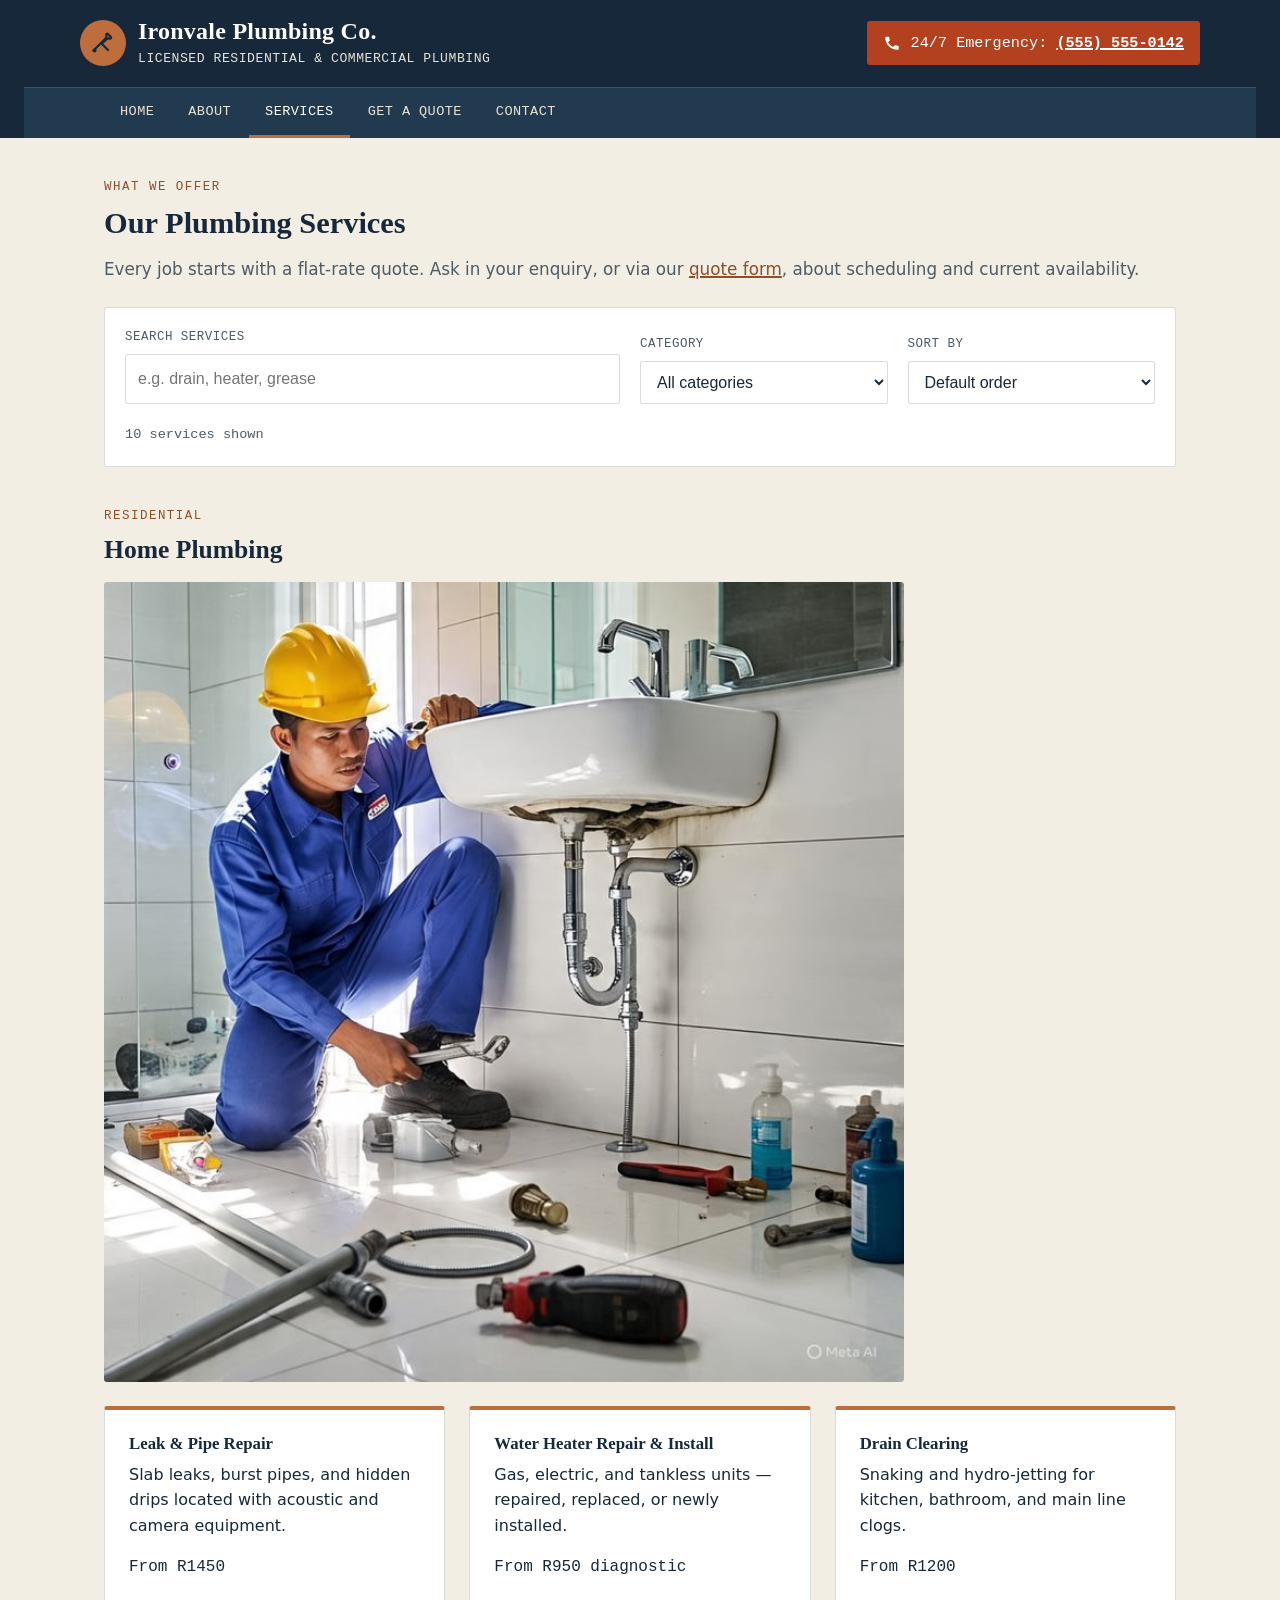
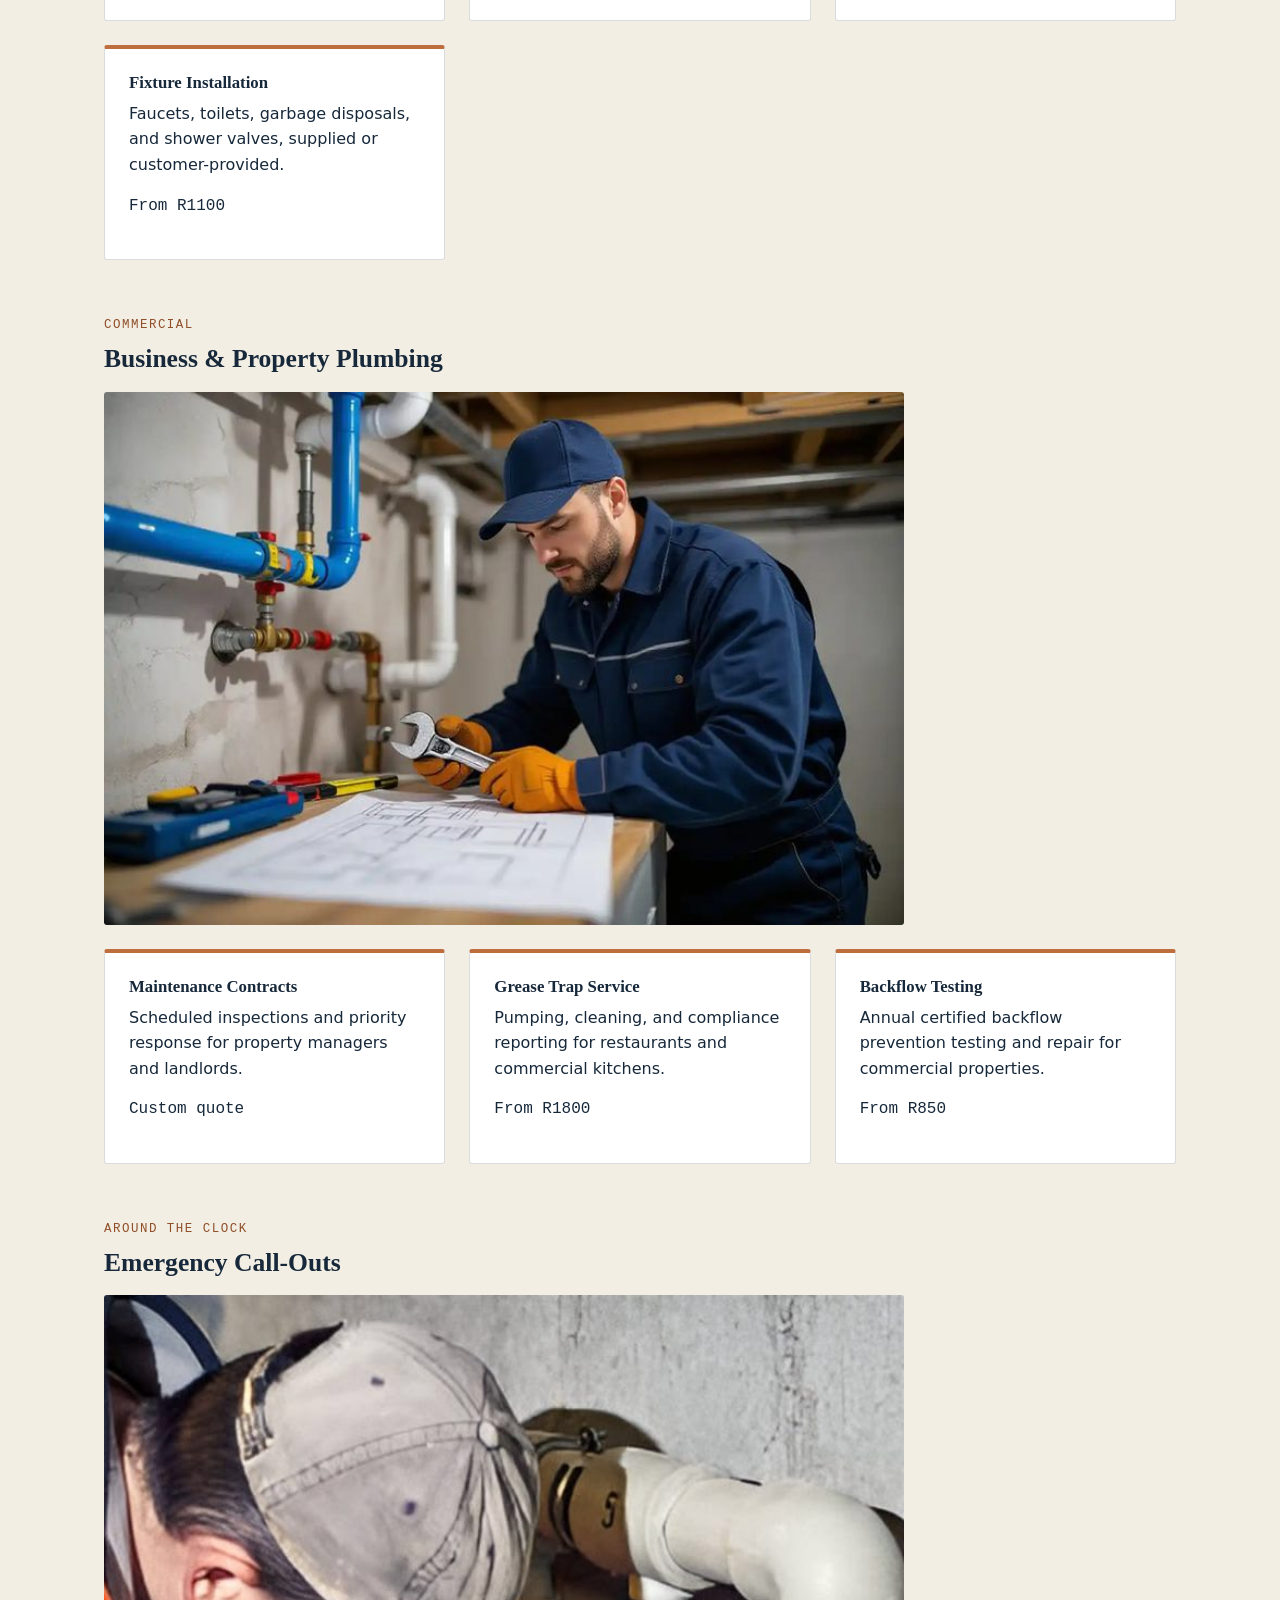
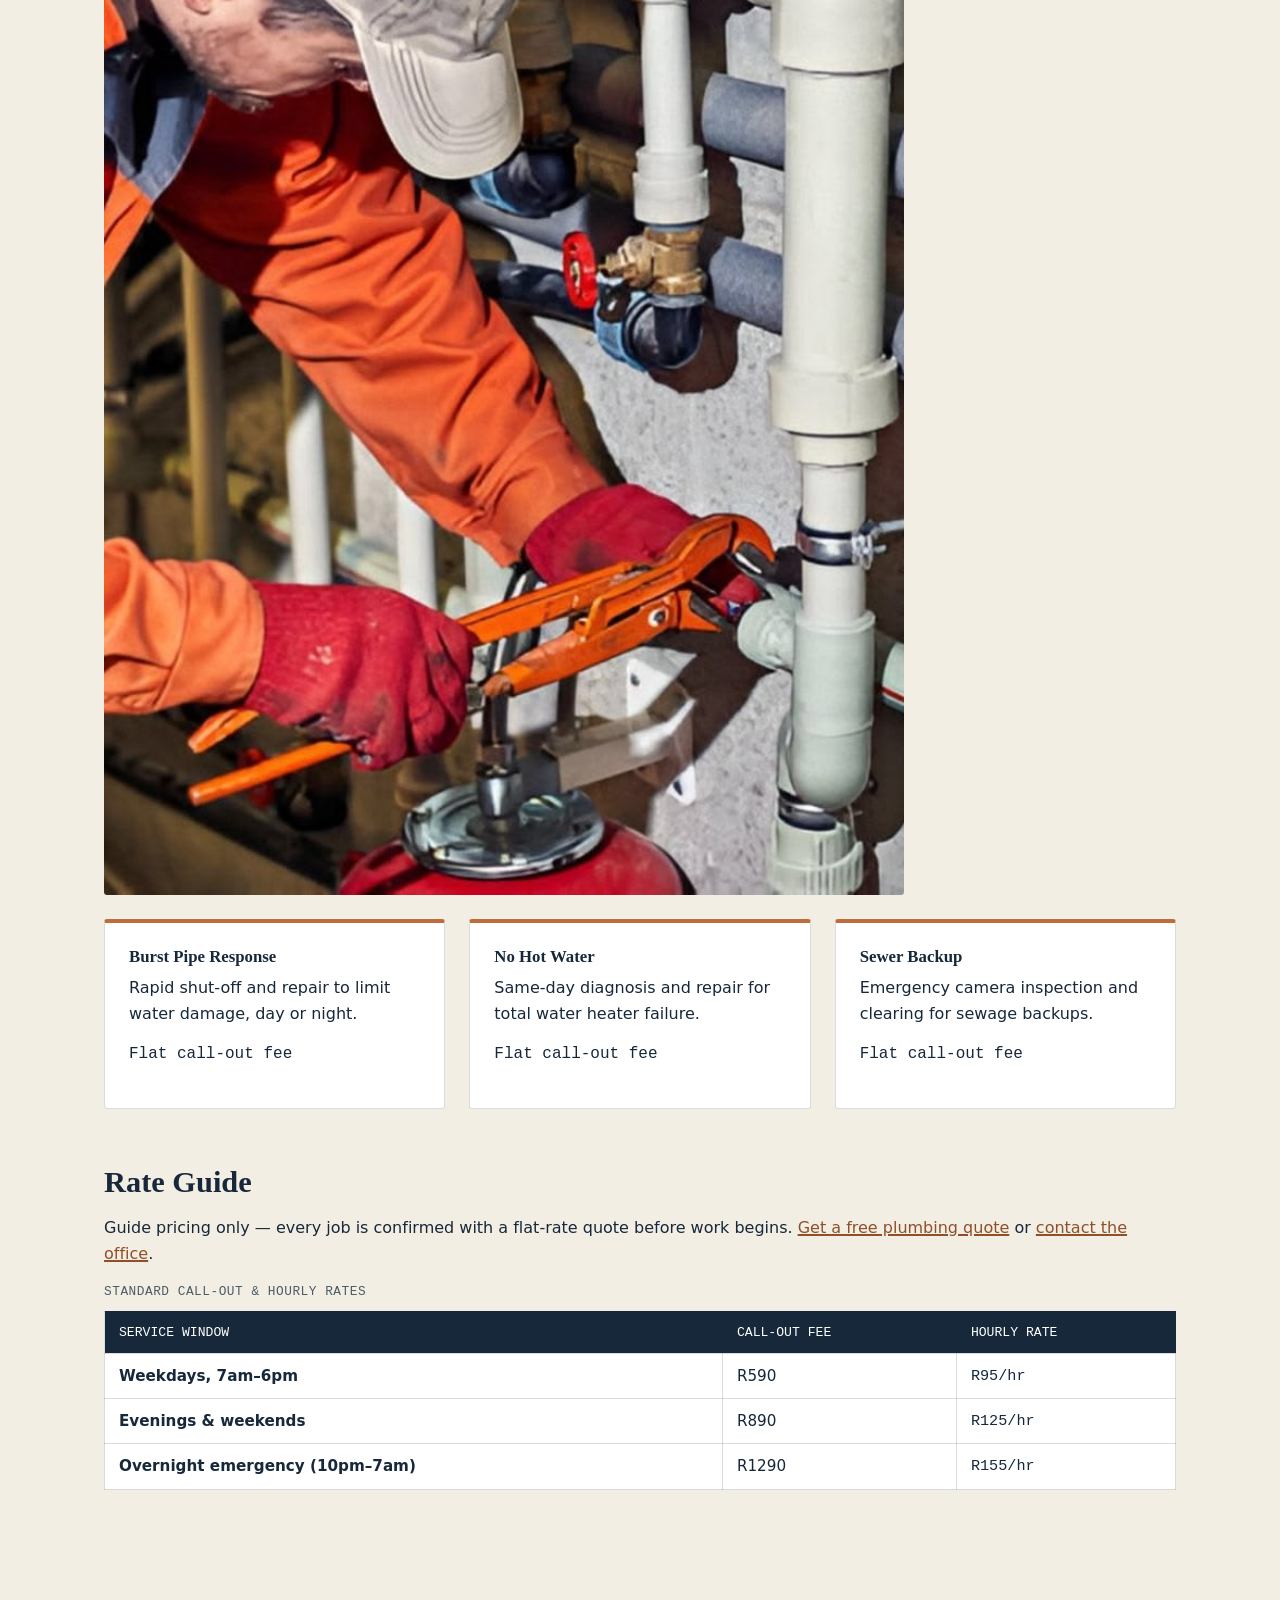
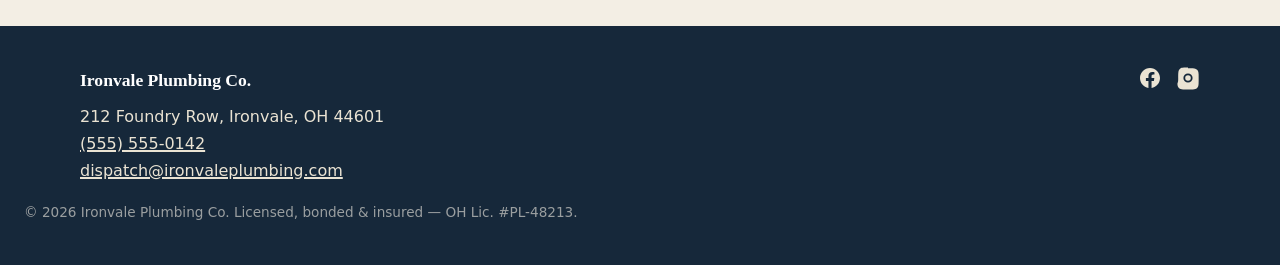
<file: services.html>
<!DOCTYPE html>
<html lang="en">
<head>
    <meta charset="UTF-8">
    <meta name="viewport" content="width=device-width, initial-scale=1.0">
    <title>Ironvale Plumbing Co. | Plumbing Services &amp; Rate Guide</title>
    <meta name="description" content="Residential, commercial and emergency plumbing services from Ironvale Plumbing Co., with a clear rate guide for call-out fees and hourly rates.">
    <meta name="keywords" content="plumbing services, leak repair, water heater repair, drain clearing, grease trap service, backflow testing, plumbing rates">

    <meta http-equiv="Content-Security-Policy" content="default-src 'self'; script-src 'self'; style-src 'self' 'unsafe-inline' https://fonts.googleapis.com; font-src https://fonts.gstatic.com; img-src 'self' data:; connect-src 'self'; form-action 'self' mailto:; base-uri 'self'; object-src 'none'">
    <meta name="referrer" content="strict-origin-when-cross-origin">
    <meta name="theme-color" content="#16283A">
    <link rel="canonical" href="https://ironvale-plumbing.netlify.app/services.html">
    <meta property="og:type" content="website">
    <meta property="og:site_name" content="Ironvale Plumbing Co.">
    <meta property="og:title" content="Ironvale Plumbing Co. | Plumbing Services &amp; Rate Guide">
    <meta property="og:description" content="Residential, commercial and emergency plumbing services from Ironvale Plumbing Co., with a clear rate guide for call-out fees and hourly rates.">
    <meta property="og:url" content="https://ironvale-plumbing.netlify.app/services.html">
    <link rel="preconnect" href="https://fonts.googleapis.com">
    <link rel="preconnect" href="https://fonts.gstatic.com" crossorigin>
    <link href="https://fonts.googleapis.com/css2?family=Zilla+Slab:wght@500;700&family=Work+Sans:wght@400;500;600&family=IBM+Plex+Mono:wght@400;500&display=swap" rel="stylesheet">
    <link rel="stylesheet" href="css/style.css">
</head>
<body>

    <a class="skip-link" href="#main-content">Skip to main content</a>

    <div class="site-wrapper">

        <header class="site-header">
            <div class="header-inner">
                <div class="brand">
                    <svg class="mark" width="46" height="46" viewBox="0 0 46 46" role="img" aria-label="Ironvale Plumbing Co. logo">
                        <circle cx="23" cy="23" r="23" fill="#BE6E3C"/>
                        <path d="M14 30l7-7m0 0l4.5-4.5a3.2 3.2 0 0 0 .8-3.4 1 1 0 0 1 1.6-1.1l3 3a1 1 0 0 1-1.1 1.6 3.2 3.2 0 0 0-3.4.8L22 23.5m-1-.5l7 7" stroke="#16283A" stroke-width="2.2" fill="none" stroke-linecap="round" stroke-linejoin="round"/>
                        <circle cx="14.5" cy="30.5" r="2.1" fill="#16283A"/>
                    </svg>
                    <div>
                        <p class="brand-name">Ironvale Plumbing Co.</p>
                        <p class="tagline">Licensed Residential &amp; Commercial Plumbing</p>
                    </div>
                </div>
                <div class="header-call">
                    <svg width="18" height="18" viewBox="0 0 24 24" fill="currentColor" aria-hidden="true"><path d="M6.62 10.79a15.1 15.1 0 0 0 6.59 6.59l2.2-2.2a1 1 0 0 1 1.02-.24 11.4 11.4 0 0 0 3.58.57 1 1 0 0 1 1 1V20a1 1 0 0 1-1 1C10.4 21 3 13.6 3 4.5a1 1 0 0 1 1-1h3.49a1 1 0 0 1 1 1c0 1.25.2 2.46.57 3.58a1 1 0 0 1-.25 1.02z"/></svg>
                    <span>24/7 Emergency: <a href="tel:+15555550142">(555) 555-0142</a></span>
                </div>
            </div>
            <nav class="primary-nav" aria-label="Primary">
                <ul class="nav-list">
                    <li><a href="index.html">Home</a></li>
                    <li><a href="about.html">About</a></li>
                    <li><a href="services.html" aria-current="page" class="current">Services</a></li>
                    <li><a href="quote.html">Get a Quote</a></li>
                    <li><a href="contact.html">Contact</a></li>
                </ul>
            </nav>
        </header>

        <main id="main-content">

            <p class="eyebrow">What we offer</p>
            <h1>Our Plumbing Services</h1>
            <p class="lede">Every job starts with a flat-rate quote. Ask in your enquiry, or via our <a href="quote.html">quote form</a>, about scheduling and current availability.</p>

            <div class="service-tools" role="search" aria-label="Search and filter services" hidden>
                <div class="tool">
                    <label for="service-search">Search services</label>
                    <input type="search" id="service-search" placeholder="e.g. drain, heater, grease" autocomplete="off">
                </div>
                <div class="tool">
                    <label for="service-category">Category</label>
                    <select id="service-category">
                        <option value="all">All categories</option>
                        <option value="residential">Residential</option>
                        <option value="commercial">Commercial</option>
                        <option value="emergency">Emergency</option>
                    </select>
                </div>
                <div class="tool">
                    <label for="service-sort">Sort by</label>
                    <select id="service-sort">
                        <option value="default">Default order</option>
                        <option value="name">Name (A&ndash;Z)</option>
                        <option value="price">Price (low to high)</option>
                    </select>
                </div>
                <p class="mono tool-count" id="service-count" role="status"></p>
            </div>
            <p id="service-empty" class="service-empty" hidden>No services match your search. <button type="button" class="link-button" id="service-clear">Clear search and filters</button></p>

            <article class="category" id="residential" style="margin-top:40px;">
                <header style="margin-bottom:18px;">
                    <p class="eyebrow">Residential</p>
                    <h2 style="font-size:1.6rem;">Home Plumbing</h2>
                </header>
                <img alt="Residential plumbing services for homes in Ironvale" height="500" src="images/services-residential.jpg" width="800" loading="lazy"/>
                <div class="service-grid">
                    <article class="card">
                        <h3>Leak &amp; Pipe Repair</h3>
                        <p>Slab leaks, burst pipes, and hidden drips located with acoustic and camera equipment.</p>
                        <p class="mono price">From R1450</p>
                    </article>
                    <article class="card">
                        <h3>Water Heater Repair &amp; Install</h3>
                        <p>Gas, electric, and tankless units &mdash; repaired, replaced, or newly installed.</p>
                        <p class="mono price">From R950 diagnostic</p>
                    </article>
                    <article class="card">
                        <h3>Drain Clearing</h3>
                        <p>Snaking and hydro-jetting for kitchen, bathroom, and main line clogs.</p>
                        <p class="mono price">From R1200</p>
                    </article>
                    <article class="card">
                        <h3>Fixture Installation</h3>
                        <p>Faucets, toilets, garbage disposals, and shower valves, supplied or customer-provided.</p>
                        <p class="mono price">From R1100</p>
                    </article>
                </div>
            </article>

            <article class="category" id="commercial" style="margin-top:56px;">
                <header style="margin-bottom:18px;">
                    <p class="eyebrow">Commercial</p>
                    <h2 style="font-size:1.6rem;">Business &amp; Property Plumbing</h2>
                </header>
                <img alt="Commercial plumbing services for businesses and property managers" height="500" src="images/services-commercial.jpg" width="800" loading="lazy"/>
                <div class="service-grid">
                    <article class="card">
                        <h3>Maintenance Contracts</h3>
                        <p>Scheduled inspections and priority response for property managers and landlords.</p>
                        <p class="mono price">Custom quote</p>
                    </article>
                    <article class="card">
                        <h3>Grease Trap Service</h3>
                        <p>Pumping, cleaning, and compliance reporting for restaurants and commercial kitchens.</p>
                        <p class="mono price">From R1800</p>
                    </article>
                    <article class="card">
                        <h3>Backflow Testing</h3>
                        <p>Annual certified backflow prevention testing and repair for commercial properties.</p>
                        <p class="mono price">From R850</p>
                    </article>
                </div>
            </article>

            <article class="category" id="emergency" style="margin-top:56px;">
                <header style="margin-bottom:18px;">
                    <p class="eyebrow">Around the clock</p>
                    <h2 style="font-size:1.6rem;">Emergency Call-Outs</h2>
                </header>
                <img alt="24/7 emergency plumber call-out service" height="500" src="images/services-emergency-placeholder.jpg" width="800" loading="lazy"/>
                <div class="service-grid">
                    <article class="card">
                        <h3>Burst Pipe Response</h3>
                        <p>Rapid shut-off and repair to limit water damage, day or night.</p>
                        <p class="mono price">Flat call-out fee</p>
                    </article>
                    <article class="card">
                        <h3>No Hot Water</h3>
                        <p>Same-day diagnosis and repair for total water heater failure.</p>
                        <p class="mono price">Flat call-out fee</p>
                    </article>
                    <article class="card">
                        <h3>Sewer Backup</h3>
                        <p>Emergency camera inspection and clearing for sewage backups.</p>
                        <p class="mono price">Flat call-out fee</p>
                    </article>
                </div>
            </article>

            <section class="pricing" aria-labelledby="pricing-heading" style="margin-top:56px;">
                <h2 id="pricing-heading">Rate Guide</h2>
                <p>Guide pricing only &mdash; every job is confirmed with a flat-rate quote before work begins. <a href="quote.html">Get a free plumbing quote</a> or <a href="contact.html">contact the office</a>.</p>
                <table>
                    <caption>Standard call-out &amp; hourly rates</caption>
                    <thead>
                        <tr>
                            <th scope="col">Service window</th>
                            <th scope="col">Call-out fee</th>
                            <th scope="col" class="price">Hourly rate</th>
                        </tr>
                    </thead>
                    <tbody>
                        <tr><th scope="row">Weekdays, 7am&ndash;6pm</th><td>R590</td><td class="price">R95/hr</td></tr>
                        <tr><th scope="row">Evenings &amp; weekends</th><td>R890</td><td class="price">R125/hr</td></tr>
                        <tr><th scope="row">Overnight emergency (10pm&ndash;7am)</th><td>R1290</td><td class="price">R155/hr</td></tr>
                    </tbody>
                </table>
            </section>

        </main>

        <footer class="site-footer">
            <div class="footer-inner">
                <div>
                    <p class="footer-brand">Ironvale Plumbing Co.</p>
                    <address>
                        212 Foundry Row, Ironvale, OH 44601<br>
                        <a href="tel:+15555550142">(555) 555-0142</a><br>
                        <a href="mailto:dispatch@ironvaleplumbing.com">dispatch@ironvaleplumbing.com</a>
                    </address>
                </div>
                <nav class="social-nav" aria-label="Social media">
                    <ul class="social-icons">
                        <li>
                            <a href="https://www.facebook.com/IronvalePlumbing" target="_blank" rel="noopener noreferrer" aria-label="Ironvale Plumbing Co. on Facebook">
                                <svg xmlns="http://www.w3.org/2000/svg" viewBox="0 0 24 24" width="24" height="24" fill="currentColor" role="img"><title>Facebook</title><path d="M22 12.06C22 6.505 17.523 2 12 2S2 6.505 2 12.06c0 5.02 3.657 9.184 8.438 9.94v-7.03H7.898v-2.91h2.54V9.845c0-2.507 1.492-3.89 3.777-3.89 1.094 0 2.238.195 2.238.195v2.459h-1.26c-1.243 0-1.63.771-1.63 1.562v1.875h2.773l-.443 2.91h-2.33V22c4.78-.756 8.437-4.92 8.437-9.94z"/></svg>
                            </a>
                        </li>
                        <li>
                            <a href="https://www.instagram.com/ironvaleplumbing" target="_blank" rel="noopener noreferrer" aria-label="Ironvale Plumbing Co. on Instagram">
                                <svg xmlns="http://www.w3.org/2000/svg" viewBox="0 0 24 24" width="24" height="24" fill="currentColor" role="img"><title>Instagram</title><path d="M12 2.2c3.2 0 3.58.01 4.85.07 1.17.05 1.97.24 2.43.4a4.9 4.9 0 0 1 1.77 1.15 4.9 4.9 0 0 1 1.15 1.77c.16.46.35 1.26.4 2.43.06 1.27.07 1.65.07 4.85s-.01 3.58-.07 4.85c-.05 1.17-.24 1.97-.4 2.43a4.9 4.9 0 0 1-1.15 1.77 4.9 4.9 0 0 1-1.77 1.15c-.46.16-1.26.35-2.43.4-1.27.06-1.65.07-4.85.07s-3.58-.01-4.85-.07c-1.17-.05-1.97-.24-2.43-.4a4.9 4.9 0 0 1-1.77-1.15 4.9 4.9 0 0 1-1.15-1.77c-.16-.46-.35-1.26-.4-2.43C2.21 15.58 2.2 15.2 2.2 12s.01-3.58.07-4.85c.05-1.17.24-1.97.4-2.43A4.9 4.9 0 0 1 3.82 3 4.9 4.9 0 0 1 5.59 1.85c.46-.16 1.26-.35 2.43-.4C9.29 1.4 9.67 1.39 12 1.39zM12 7.4a4.6 4.6 0 1 0 0 9.2 4.6 4.6 0 0 0 0-9.2zm0 1.8a2.8 2.8 0 1 1 0 5.6 2.8 2.8 0 0 1 0-5.6zm4.85-2a1.08 1.08 0 1 1 0 2.16 1.08 1.08 0 0 1 0-2.16z"/></svg>
                            </a>
                        </li>
                    </ul>
                </nav>
            </div>
            <p class="copyright">&copy; 2026 Ironvale Plumbing Co. Licensed, bonded &amp; insured &mdash; OH Lic. #PL-48213.</p>
        </footer>

    </div>

    <script src="js/main.js" defer></script>
</body>
</html>
</file>
<file: css/style.css>
:root {
  --ink: #16283A;
  --ink-soft: #223A50;
  --copper: #BE6E3C;
  --copper-dark: #8F4F28;
  --paper: #F3EEE4;
  --paper-2: #EAE3D3;
  --steel: #4C5B66;
  --alert: #B3411F;
  --white: #FFFFFF;
  --line: rgba(22, 40, 58, 0.16);
  --radius: 3px;
  --max: 70rem; /* 1120px */

  /* Typography scale (rem, relative to 1rem = 16px root) */
  --fs-body: 1rem;
  --fs-small: 0.85rem;
  --fs-lede: 1.1rem;
  --fs-h4: 1.05rem;
  --fs-h3: 1.3rem;
  --fs-h2: 1.9rem;
  --fs-h2-hero: clamp(1.9rem, 1.4rem + 2vw, 2.4rem);
  --fs-h1: 2.6rem;

  /* Spacing scale (rem) */
  --space-1: 0.4rem;
  --space-2: 0.6rem;
  --space-3: 0.9rem;
  --space-4: 1.25rem;
  --space-5: 1.5rem;
  --space-6: 2rem;
  --space-7: 2.5rem;
  --space-8: 3.5rem;
  --space-9: 4.5rem;
}

/* ---------- Reset ---------- */
*, *::before, *::after { box-sizing: border-box; }
* { margin: 0; padding: 0; }
html { scroll-behavior: smooth; font-size: 100%; }
body { min-height: 100vh; line-height: 1.6; text-rendering: optimizeSpeed; }
img, svg, picture { display: block; max-width: 100%; height: auto; }
input, button, textarea, select { font: inherit; color: inherit; }
ul, ol { list-style: none; }
table { border-collapse: collapse; }

@media (prefers-reduced-motion: reduce) {
  *, *::before, *::after {
    animation-duration: 0.01ms !important;
    animation-iteration-count: 1 !important;
    transition-duration: 0.01ms !important;
    scroll-behavior: auto !important;
  }
}

body {
  background: var(--paper);
  color: var(--ink);
  font-family: "Work Sans", system-ui, sans-serif;
  font-size: var(--fs-body);
  line-height: 1.6;
}

h1, h2, h3, h4 {
  font-family: "Zilla Slab", Georgia, serif;
  font-weight: 700;
  color: var(--ink);
  line-height: 1.15;
  margin: 0 0 0.5em;
}

h1, h2 { font-size: var(--fs-h2); }
h3 { font-size: var(--fs-h3); }
h4 { font-size: var(--fs-h4); }

p { margin: 0 0 1em; }

a { color: var(--copper-dark); text-decoration-thickness: 1.5px; }
a:hover { color: var(--alert); }
a:focus-visible { outline: 2px solid var(--copper); outline-offset: 2px; }

.mono {
  font-family: "IBM Plex Mono", ui-monospace, monospace;
}

.skip-link {
  position: absolute;
  left: -999px;
  top: auto;
  background: var(--ink);
  color: var(--white);
  padding: 10px 18px;
  z-index: 100;
}
.skip-link:focus {
  position: fixed;
  left: 16px;
  top: 16px;
}

.site-wrapper { overflow-x: hidden; }

/* ---------- Header & nav ---------- */
.site-header {
  background: var(--ink);
  color: var(--paper);
  padding: 18px 24px 0;
}

.header-inner {
  max-width: var(--max);
  margin: 0 auto;
  display: flex;
  align-items: center;
  justify-content: space-between;
  flex-wrap: wrap;
  gap: 16px;
  padding-bottom: 18px;
}

.brand {
  display: flex;
  align-items: center;
  gap: 12px;
}

.brand .mark { flex-shrink: 0; }

.brand-name {
  font-family: "Zilla Slab", Georgia, serif;
  font-weight: 700;
  line-height: 1.15;
  color: var(--white);
  font-size: 1.5rem;
  margin: 0;
  letter-spacing: 0.01em;
}

.brand .tagline {
  color: var(--paper-2);
  font-size: 0.82rem;
  margin: 2px 0 0;
  font-family: "IBM Plex Mono", monospace;
  letter-spacing: 0.04em;
  text-transform: uppercase;
}

.header-call {
  display: flex;
  align-items: center;
  gap: 10px;
  background: var(--alert);
  color: var(--white);
  padding: 10px 16px;
  border-radius: var(--radius);
  font-family: "IBM Plex Mono", monospace;
  font-size: 0.95rem;
  white-space: nowrap;
}
.header-call a { color: var(--white); font-weight: 600; }

.primary-nav {
  background: var(--ink-soft);
  border-top: 1px solid rgba(255,255,255,0.12);
}

.nav-list {
  max-width: var(--max);
  margin: 0 auto;
  list-style: none;
  display: flex;
  flex-wrap: wrap;
  gap: 2px;
  padding: 0 24px;
}

.nav-list a {
  display: inline-block;
  padding: 13px 16px;
  color: var(--paper-2);
  text-decoration: none;
  font-family: "IBM Plex Mono", monospace;
  font-size: 0.85rem;
  letter-spacing: 0.03em;
  text-transform: uppercase;
  border-bottom: 3px solid transparent;
}

.nav-list a:hover { color: var(--white); }
.nav-list a:focus-visible {
  outline: 2px solid var(--copper);
  outline-offset: -2px;
  color: var(--white);
}
.nav-list a:active { background: rgba(255,255,255,0.08); }

.nav-list a.current {
  color: var(--white);
  border-bottom-color: var(--copper);
}

/* ---------- Main layout ---------- */
main {
  max-width: var(--max);
  margin: 0 auto;
  padding: var(--space-7) var(--space-5) var(--space-8);
}

section { margin-bottom: var(--space-8); }
section:last-child { margin-bottom: 0; }

.eyebrow {
  font-family: "IBM Plex Mono", monospace;
  font-size: 0.78rem;
  letter-spacing: 0.12em;
  text-transform: uppercase;
  color: var(--copper-dark);
  margin: 0 0 8px;
}

/* ---------- Hero: work-order ticket ---------- */
.hero {
  display: grid;
  grid-template-columns: 1.1fr 0.9fr;
  gap: var(--space-6);
  align-items: start;
  margin-bottom: var(--space-9);
}

.hero-copy h1 { font-size: var(--fs-h2-hero); margin-bottom: 0.4em; }
.hero-copy p.lede { font-size: var(--fs-lede); color: var(--steel); }

.hero-actions {
  display: flex;
  gap: var(--space-4);
  flex-wrap: wrap;
  margin-top: var(--space-5);
}

.btn {
  display: inline-block;
  font-family: "IBM Plex Mono", monospace;
  font-size: 0.88rem;
  letter-spacing: 0.03em;
  text-transform: uppercase;
  text-decoration: none;
  padding: var(--space-3) var(--space-5);
  border-radius: var(--radius);
  border: 2px solid transparent;
  cursor: pointer;
  transition: background-color 0.15s ease, transform 0.1s ease;
}
.btn:focus-visible { outline: 2px solid var(--ink); outline-offset: 2px; }
.btn:active { transform: translateY(1px); }

.btn-primary { background: var(--copper); color: var(--white); }
.btn-primary:hover { background: var(--copper-dark); color: var(--white); }

.btn-alert { background: var(--alert); color: var(--white); }
.btn-alert:hover { background: #8f3117; color: var(--white); }
.btn-alert:focus-visible { outline-color: var(--alert); }

.btn-outline { background: transparent; border-color: var(--ink); color: var(--ink); }
.btn-outline:hover { background: var(--ink); color: var(--white); }

/* The ticket itself */
.ticket {
  background: var(--white);
  border: 1.5px solid var(--ink);
  border-radius: var(--radius);
  padding: 26px 26px 22px;
  position: relative;
  box-shadow: 6px 6px 0 var(--copper);
}

.ticket::before {
  content: "";
  position: absolute;
  top: 34%;
  left: -8px;
  right: -8px;
  border-top: 2px dashed var(--line);
}

.ticket-head {
  display: flex;
  justify-content: space-between;
  align-items: baseline;
  padding-bottom: 14px;
  margin-bottom: 22px;
}

.ticket-head .ticket-no {
  font-family: "IBM Plex Mono", monospace;
  font-size: 0.85rem;
  color: var(--steel);
}

.ticket-head .ticket-title {
  font-family: "Zilla Slab", serif;
  font-weight: 700;
  font-size: 1.1rem;
  letter-spacing: 0.04em;
  text-transform: uppercase;
}

.ticket dl {
  display: grid;
  grid-template-columns: auto 1fr;
  gap: 8px 16px;
  margin: 0 0 18px;
  font-size: 0.95rem;
}

.ticket dt {
  font-family: "IBM Plex Mono", monospace;
  font-size: 0.78rem;
  text-transform: uppercase;
  color: var(--steel);
  letter-spacing: 0.04em;
}

.ticket dd { margin: 0; font-weight: 600; }

.ticket-badges {
  display: flex;
  flex-wrap: wrap;
  gap: 8px;
}

.badge {
  font-family: "IBM Plex Mono", monospace;
  font-size: 0.72rem;
  letter-spacing: 0.04em;
  text-transform: uppercase;
  padding: 6px 10px;
  border: 1.5px solid var(--ink);
  border-radius: 999px;
}
.badge.copper { border-color: var(--copper); color: var(--copper-dark); }
.badge.alert { border-color: var(--alert); color: var(--alert); }

/* ---------- Card rows / grids ---------- */
.card-row, .service-grid {
  display: grid;
  grid-template-columns: repeat(3, 1fr);
  gap: 24px;
}

.card {
  background: var(--white);
  border: 1px solid var(--line);
  border-top: 4px solid var(--copper);
  border-radius: var(--radius);
  padding: var(--space-5);
  transition: box-shadow 0.15s ease, transform 0.15s ease;
}

.card:hover, .card:focus-within {
  box-shadow: 0 6px 16px rgba(22, 40, 58, 0.12);
  transform: translateY(-2px);
}

.card h3 { font-size: 1.15rem; }

.card .icon {
  width: 40px;
  height: 40px;
  margin-bottom: 14px;
  color: var(--copper-dark);
}

/* ---------- Numbered process ---------- */
.process {
  counter-reset: step;
  list-style: none;
  padding: 0;
  display: grid;
  grid-template-columns: repeat(4, 1fr);
  gap: 20px;
}

.process li {
  counter-increment: step;
  position: relative;
  padding-top: 8px;
  border-top: 1px solid var(--line);
}

.process li::before {
  content: counter(step, decimal-leading-zero);
  font-family: "IBM Plex Mono", monospace;
  color: var(--copper);
  font-size: 0.85rem;
  display: block;
  margin-bottom: 6px;
}

/* ---------- CTA band ---------- */
.cta-band {
  background: var(--ink);
  color: var(--paper);
  border-radius: var(--radius);
  padding: 40px;
  text-align: left;
  display: flex;
  justify-content: space-between;
  align-items: center;
  flex-wrap: wrap;
  gap: 20px;
}
.cta-band h2 { color: var(--white); margin-bottom: 6px; font-size: 1.7rem; }
.cta-band p { color: var(--paper-2); margin: 0; }

/* ---------- Team / values ---------- */
.card { text-align: left; }

.team figure {
  margin: 0 0 12px;
  width: 84px;
  height: 84px;
  border-radius: 50%;
  background: var(--paper-2);
  border: 2px solid var(--copper);
  display: flex;
  align-items: center;
  justify-content: center;
  font-family: "Zilla Slab", serif;
  font-weight: 700;
  font-size: 1.6rem;
  color: var(--copper-dark);
  overflow: hidden;
}
.team figure img { width: 100%; height: 100%; object-fit: cover; }

dl.pair {
  display: grid;
  grid-template-columns: 140px 1fr;
  gap: 14px 20px;
  background: var(--white);
  border: 1px solid var(--line);
  border-radius: var(--radius);
  padding: 24px;
}
dl.pair dt {
  font-family: "IBM Plex Mono", monospace;
  font-size: 0.8rem;
  text-transform: uppercase;
  color: var(--copper-dark);
  letter-spacing: 0.04em;
}
dl.pair dd { margin: 0 0 6px; }

/* ---------- Tables ---------- */
table {
  width: 100%;
  border-collapse: collapse;
  background: var(--white);
  font-size: 0.95rem;
}
caption {
  text-align: left;
  font-family: "IBM Plex Mono", monospace;
  font-size: 0.8rem;
  text-transform: uppercase;
  letter-spacing: 0.04em;
  color: var(--steel);
  padding-bottom: 8px;
}
th, td {
  border: 1px solid var(--line);
  padding: 10px 14px;
  text-align: left;
}
thead th {
  background: var(--ink);
  color: var(--white);
  font-family: "IBM Plex Mono", monospace;
  font-weight: 500;
  font-size: 0.82rem;
  text-transform: uppercase;
}
td.price, th.price { font-family: "IBM Plex Mono", monospace; }

/* ---------- Details / accordion ---------- */
details {
  background: var(--white);
  border: 1px solid var(--line);
  border-radius: var(--radius);
  padding: 14px 18px;
  margin-bottom: 10px;
}
summary {
  cursor: pointer;
  font-weight: 600;
  font-family: "Zilla Slab", serif;
  font-size: 1.05rem;
  transition: color 0.15s ease;
}
summary:hover { color: var(--copper-dark); }
summary:focus-visible { outline: 2px solid var(--copper); outline-offset: 3px; }
details p { margin: 10px 0 0; color: var(--steel); }

/* ---------- Forms ---------- */
form { max-width: 640px; }
.form-row { margin-bottom: 18px; }
.form-row.two-up { display: grid; grid-template-columns: 1fr 1fr; gap: 18px; }

label {
  display: block;
  font-family: "IBM Plex Mono", monospace;
  font-size: 0.78rem;
  text-transform: uppercase;
  letter-spacing: 0.04em;
  color: var(--steel);
  margin-bottom: 6px;
}

input, select, textarea {
  width: 100%;
  padding: 11px 12px;
  border: 1.5px solid var(--line);
  border-radius: var(--radius);
  font-family: "Work Sans", sans-serif;
  font-size: 1rem;
  background: var(--white);
  color: var(--ink);
}
input:focus, select:focus, textarea:focus {
  outline: 2px solid var(--copper);
  outline-offset: 1px;
  border-color: var(--copper);
}

button[type="submit"] {
  font-family: "IBM Plex Mono", monospace;
  text-transform: uppercase;
  letter-spacing: 0.03em;
  font-size: 0.9rem;
  background: var(--copper);
  color: var(--white);
  border: none;
  padding: var(--space-3) var(--space-6);
  border-radius: var(--radius);
  cursor: pointer;
  transition: background-color 0.15s ease, transform 0.1s ease;
}
button[type="submit"]:hover { background: var(--copper-dark); }
button[type="submit"]:focus-visible { outline: 2px solid var(--ink); outline-offset: 2px; }
button[type="submit"]:active { transform: translateY(1px); }

/* ---------- Locations / gallery ---------- */
.locations-grid, .gallery-grid {
  display: grid;
  grid-template-columns: repeat(2, 1fr);
  gap: 24px;
}

.location-card {
  background: var(--white);
  border: 1px solid var(--line);
  border-radius: var(--radius);
  padding: 22px;
}
.location-card iframe { width: 100%; aspect-ratio: 16 / 10; border: 0; border-radius: var(--radius); margin-top: 12px; }

/* Tables scroll horizontally on narrow viewports rather than break their grid */
.table-scroll { width: 100%; overflow-x: auto; -webkit-overflow-scrolling: touch; }

.swatch {
  height: 140px;
  border-radius: var(--radius);
  background: repeating-linear-gradient(135deg, var(--paper-2), var(--paper-2) 12px, var(--paper) 12px, var(--paper) 24px);
  border: 1px solid var(--line);
  display: flex;
  align-items: center;
  justify-content: center;
  font-family: "IBM Plex Mono", monospace;
  color: var(--steel);
  font-size: 0.85rem;
  text-transform: uppercase;
  letter-spacing: 0.05em;
}

/* ---------- Footer ---------- */
.site-footer {
  background: var(--ink);
  color: var(--paper-2);
  padding: 40px 24px 28px;
  margin-top: 80px;
}
.footer-inner {
  max-width: var(--max);
  margin: 0 auto;
  display: flex;
  justify-content: space-between;
  flex-wrap: wrap;
  gap: 24px;
  align-items: flex-start;
}
.site-footer address { font-style: normal; line-height: 1.7; }
.site-footer a { color: var(--paper-2); }
.site-footer a:hover { color: var(--white); }
.copyright { font-size: 0.85rem; color: rgba(243,238,228,0.6); margin-top: 18px; }

.social-icons {
  display: flex;
  gap: 14px;
  list-style: none;
  padding: 0;
  margin: 0;
}
.social-icons a { display: inline-flex; }

/* ---------- Utility ---------- */
.lede { color: var(--steel); font-size: 1.05rem; }

/* Plain content lists (values, service-area) keep visible bullets after reset */
main ul:not([class]) {
  list-style: disc;
  padding-left: 1.4rem;
  margin: 0 0 var(--space-5);
}
main ul:not([class]) li { margin-bottom: var(--space-2); }

/* ---------- Responsive ----------
   Breakpoints are set in em (1em = 16px browser default) so they scale
   with the user's own font-size/zoom setting, not just physical pixels.
   Desktop:      > 55em (≈ 880px) — default styles above
   Tablet:       35em – 55em (≈ 560px – 880px)
   Mobile:       < 35em (≈ 560px)
*/
@media (max-width: 55em) {
  .hero { grid-template-columns: 1fr; }
  .card-row, .service-grid { grid-template-columns: 1fr 1fr; }
  .process { grid-template-columns: 1fr 1fr; }
  .locations-grid, .gallery-grid { grid-template-columns: 1fr; }
  .cta-band { flex-direction: column; align-items: flex-start; }
}

@media (max-width: 35em) {
  .card-row, .service-grid, .process { grid-template-columns: 1fr; }
  .form-row.two-up { grid-template-columns: 1fr; }
  h1, h2 { font-size: 1.6rem; }
  .hero-copy h1 { font-size: 2rem; }
  .header-inner { flex-direction: column; align-items: flex-start; }
  main { padding: var(--space-6) var(--space-4) var(--space-7); }
  .ticket { box-shadow: 4px 4px 0 var(--copper); }
  table { display: block; overflow-x: auto; white-space: nowrap; }
}

/* ============================================================
   Part 3 — functionality additions
   ============================================================ */

/* Footer brand (was an inline-styled <h3>) */
.footer-brand {
  font-family: "Zilla Slab", Georgia, serif;
  font-weight: 700;
  font-size: 1.1rem;
  color: var(--white);
  margin: 0 0 0.5em;
}

/* Sub-headings that moved down a level for a correct h1 > h2 > h3 outline */
.locations > h2, .policies > h2, .contact-form > h2 { font-size: var(--fs-h3); }
.service-grid .card h3, .location-card h3 { font-size: var(--fs-h4); }

/* ---------- Work-order ticket entrance (one-off, on page load) ---------- */
@keyframes ticket-in {
  from { opacity: 0; transform: translateY(14px) rotate(-1.2deg); }
  to   { opacity: 1; transform: none; }
}
.ticket { animation: ticket-in 0.6s ease-out both; }

@keyframes fade-in {
  from { opacity: 0; transform: translateY(8px); }
  to   { opacity: 1; transform: none; }
}
.fade-in { animation: fade-in 0.35s ease-out both; }

/* ---------- Reviews ---------- */
.review blockquote { margin: 0; }
.review blockquote p { margin-bottom: 0.8em; }
.stars { color: var(--copper); letter-spacing: 0.15em; margin-bottom: 0.5em; }
.review-meta { color: var(--steel); font-size: var(--fs-small); margin: 0; }
.review-actions {
  display: flex;
  align-items: center;
  flex-wrap: wrap;
  gap: var(--space-4);
  margin: var(--space-5) 0 0;
}
.review-actions [hidden] { display: none; }
.review-actions .mono { font-size: var(--fs-small); color: var(--steel); }

/* ---------- Services search / filter / sort ---------- */
.service-tools {
  display: grid;
  grid-template-columns: 2fr 1fr 1fr;
  gap: var(--space-4);
  align-items: end;
  background: var(--white);
  border: 1px solid var(--line);
  border-radius: var(--radius);
  padding: var(--space-4);
  margin-top: var(--space-5);
}
.service-tools[hidden], .service-empty[hidden], .category[hidden], .card[hidden] { display: none; }
.tool-count { grid-column: 1 / -1; margin: 0; font-size: var(--fs-small); color: var(--steel); }
.service-empty { margin-top: var(--space-6); font-weight: 600; }
.link-button {
  background: none;
  border: 0;
  padding: 0;
  color: var(--copper-dark);
  text-decoration: underline;
  text-decoration-thickness: 1.5px;
  cursor: pointer;
}
.link-button:hover { color: var(--alert); }
.link-button:focus-visible { outline: 2px solid var(--copper); outline-offset: 2px; }

/* ---------- Lightbox ---------- */
.zoomable { cursor: zoom-in; border-radius: var(--radius); }
.zoomable:focus-visible { outline: 3px solid var(--copper); outline-offset: 3px; }

.lightbox {
  border: 0;
  padding: 0;
  background: transparent;
  max-width: min(92vw, 60rem);
  max-height: 92vh;
  margin: auto;
  overflow: visible;
}
.lightbox[open] { animation: fade-in 0.2s ease-out; }
.lightbox::backdrop { background: rgba(22, 40, 58, 0.88); }
.lightbox figure { margin: 0; }
.lightbox img { max-height: 80vh; width: auto; margin: 0 auto; border-radius: var(--radius); background: var(--paper); }
.lightbox figcaption { color: var(--paper); text-align: center; padding-top: var(--space-3); font-size: var(--fs-small); }
.lightbox-btn {
  position: absolute;
  width: 2.75rem;
  height: 2.75rem;
  border: 2px solid var(--paper);
  border-radius: 50%;
  background: var(--ink);
  color: var(--white);
  font-size: 1.6rem;
  line-height: 1;
  cursor: pointer;
}
.lightbox-btn:hover { background: var(--copper-dark); }
.lightbox-btn:focus-visible { outline: 3px solid var(--copper); outline-offset: 2px; }
.lightbox-btn[hidden] { display: none; }
.lightbox-close { top: -1rem; right: -0.5rem; }
.lightbox-prev, .lightbox-next { top: 40%; }
.lightbox-prev { left: -0.5rem; }
.lightbox-next { right: -0.5rem; }

/* ---------- Map ---------- */
.location-card .map { width: 100%; aspect-ratio: 16 / 10; margin-top: 12px; border-radius: var(--radius); border: 1px solid var(--line); z-index: 0; }

/* ---------- Form validation & responses ---------- */
.form-status {
  background: #fbeae4;
  border-left: 4px solid var(--alert);
  color: var(--alert);
  font-weight: 600;
  padding: var(--space-3) var(--space-4);
  margin-bottom: var(--space-4);
}
.form-status[hidden] { display: none; }
.field-error { color: var(--alert); font-size: var(--fs-small); font-weight: 600; margin: 6px 0 0; }
.field-error:empty { display: none; }
input[aria-invalid="true"], select[aria-invalid="true"], textarea[aria-invalid="true"] {
  border-color: var(--alert);
  background: #fff8f5;
}
.char-count { font-family: "IBM Plex Mono", monospace; font-size: 0.75rem; color: var(--steel); margin: 6px 0 0; text-align: right; }
button[type="submit"]:disabled { opacity: 0.6; cursor: wait; }

.form-result {
  max-width: 640px;
  margin-top: var(--space-6);
  background: var(--white);
  border: 1.5px solid var(--ink);
  border-left: 6px solid var(--copper);
  border-radius: var(--radius);
  padding: var(--space-5);
  animation: fade-in 0.35s ease-out;
}
.form-result[hidden] { display: none; }
.form-result:focus-visible { outline: 2px solid var(--copper); outline-offset: 3px; }
.result-list { display: grid; grid-template-columns: auto 1fr; gap: 8px 16px; margin: 0 0 var(--space-4); }
.result-list dt { font-family: "IBM Plex Mono", monospace; font-size: 0.78rem; text-transform: uppercase; color: var(--steel); letter-spacing: 0.04em; padding-top: 3px; }
.result-list dd { margin: 0; font-weight: 600; }
.result-list dd.mono { font-weight: 500; }
.result-note { color: var(--steel); font-size: var(--fs-small); }
.email-preview {
  background: var(--paper);
  border: 1px solid var(--line);
  border-radius: var(--radius);
  padding: var(--space-4);
  margin-bottom: var(--space-4);
  font-family: "IBM Plex Mono", monospace;
  font-size: 0.85rem;
  white-space: pre-wrap;
  overflow-wrap: anywhere;
}

@media (max-width: 55em) {
  .service-tools { grid-template-columns: 1fr 1fr; }
  .service-tools .tool:first-child { grid-column: 1 / -1; }
}
@media (max-width: 35em) {
  .service-tools { grid-template-columns: 1fr; }
  .result-list { grid-template-columns: 1fr; gap: 2px; }
  .result-list dd { margin-bottom: var(--space-3); }
  .lightbox-close { right: 0; }
  .lightbox-prev { left: 0; }
  .lightbox-next { right: 0; }
}
.location-card .map iframe { width: 100%; height: 100%; border: 0; margin: 0; }
.category > img { margin-bottom: var(--space-5); }

/* ---------- Checkboxes ---------- */
.checkbox-row { display: flex; align-items: flex-start; gap: var(--space-3); }
.checkbox-row input[type="checkbox"] {
  width: 1.2rem;
  height: 1.2rem;
  flex-shrink: 0;
  margin-top: 0.2rem;
  padding: 0;
  accent-color: var(--copper-dark);
  cursor: pointer;
}
.checkbox-row label {
  margin: 0;
  font-family: "Work Sans", system-ui, sans-serif;
  font-size: 0.95rem;
  letter-spacing: 0;
  text-transform: none;
  color: var(--ink);
  cursor: pointer;
}

/* ---------- Photo gallery (about.html) ---------- */
.gallery {
  display: grid;
  grid-template-columns: repeat(auto-fit, minmax(14rem, 1fr));
  gap: var(--space-4);
}
.gallery figure { margin: 0; }
.gallery img {
  width: 100%;
  aspect-ratio: 4 / 3;
  object-fit: cover;
  border: 1px solid var(--line);
  transition: transform 0.15s ease, box-shadow 0.15s ease;
}
.gallery img:hover { transform: translateY(-2px); box-shadow: 0 6px 16px rgba(22, 40, 58, 0.18); }
.gallery figcaption { margin-top: var(--space-1); font-size: var(--fs-small); color: var(--steel); }
</file>
